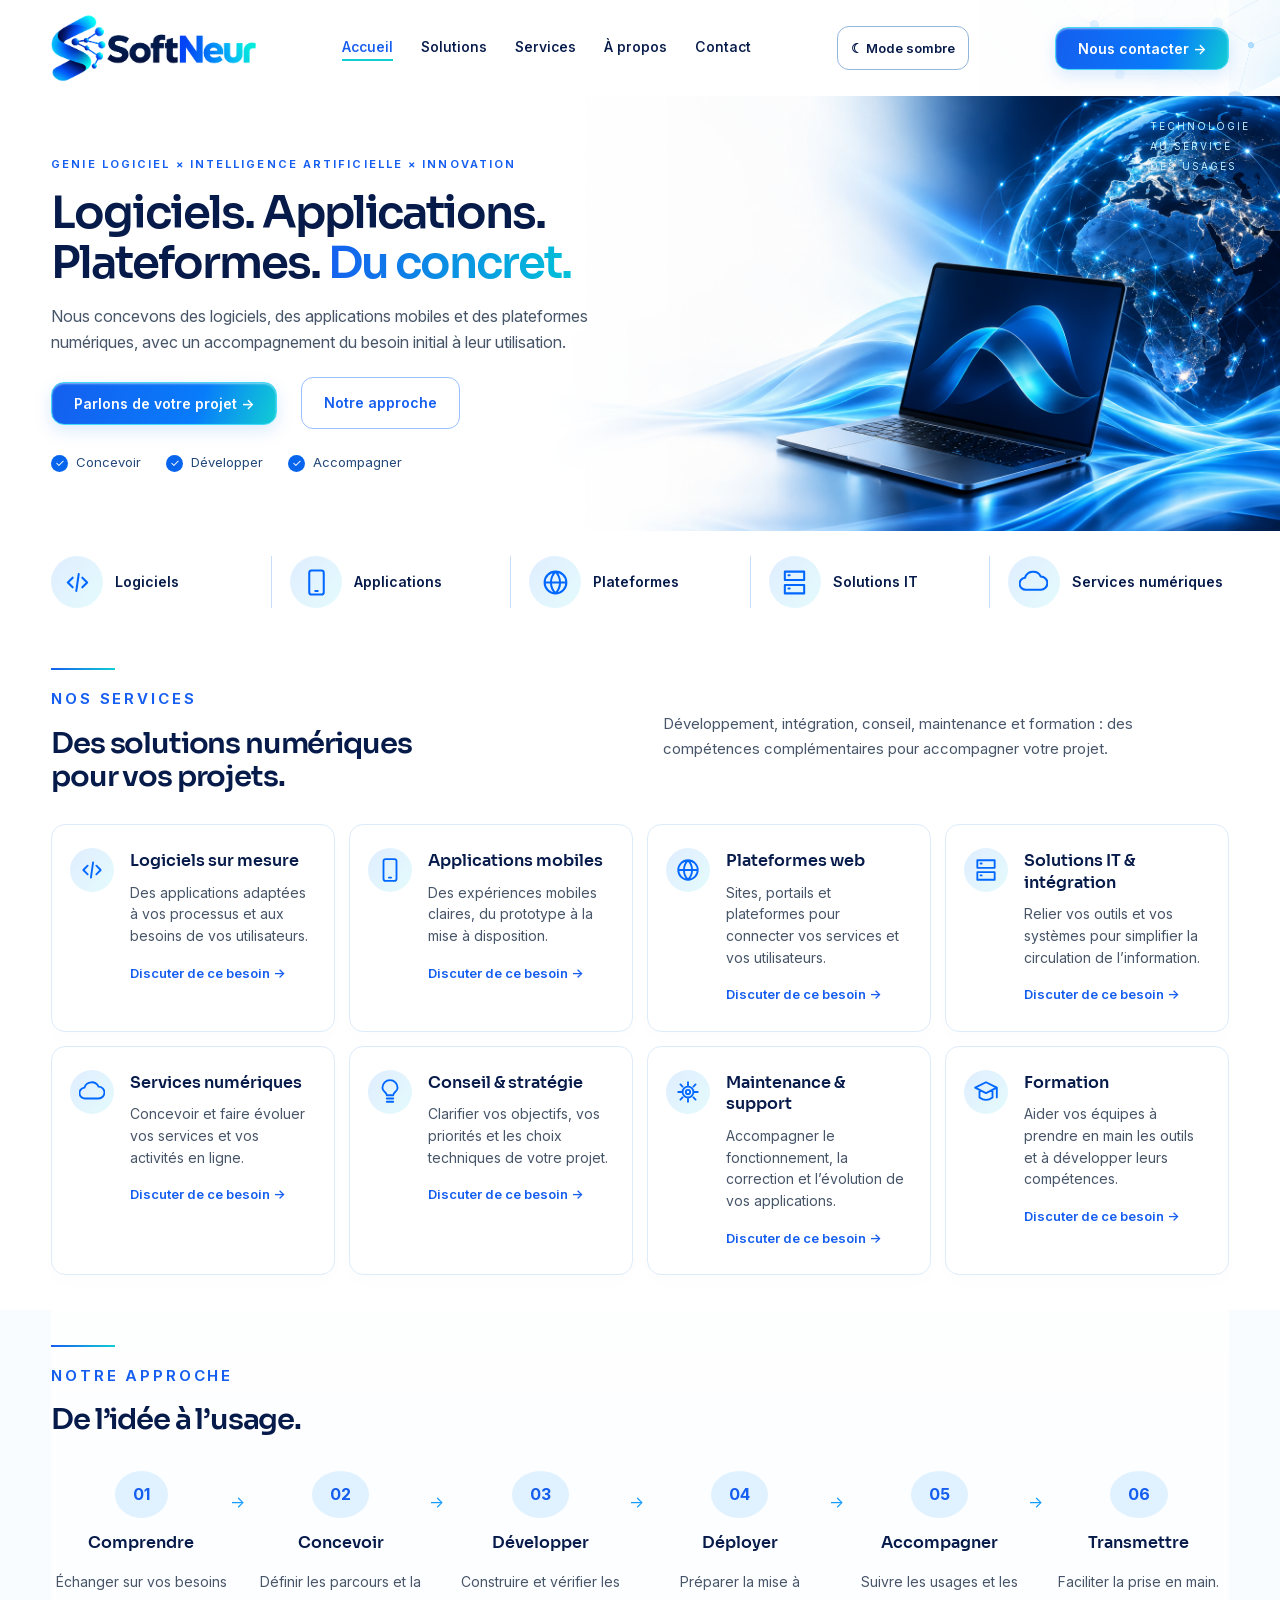
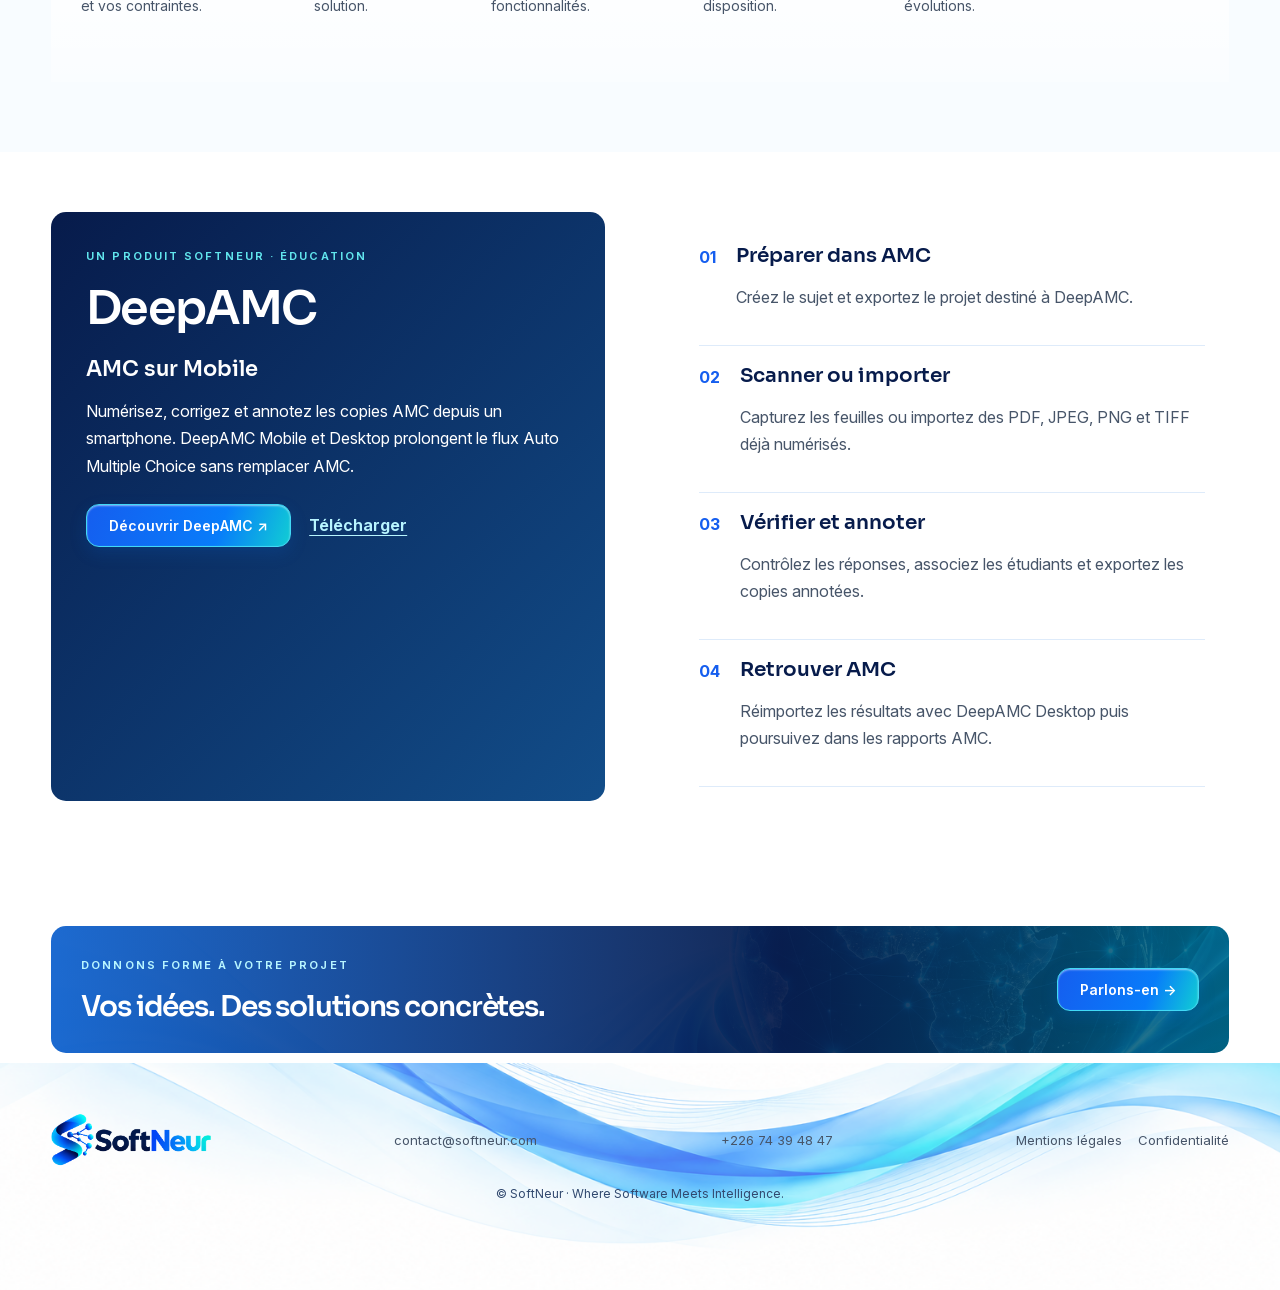
<file: site/index.html>
<!doctype html><html lang="fr"><head><meta charset="utf-8"><meta name="viewport" content="width=device-width,initial-scale=1"><title>Accueil — SoftNeur</title><meta name="description" content="SoftNeur, entreprise burkinabè de génie logiciel, applications mobiles, plateformes web et solutions numériques — Accueil."><meta name="theme-color" content="#071b4b"><link rel="canonical" href="https://softneur.com/"><meta property="og:type" content="website"><meta property="og:site_name" content="SoftNeur"><meta property="og:title" content="Accueil — SoftNeur"><meta property="og:description" content="SoftNeur, entreprise burkinabè de génie logiciel, applications mobiles, plateformes web et solutions numériques — Accueil."><meta property="og:url" content="https://softneur.com/"><link rel="stylesheet" href="assets/site.css?v=20261111c"><link rel="stylesheet" href="assets/multipage.css?v=20261111c"><script src="assets/contact.js?v=20261111c" defer></script><link rel="stylesheet" href="assets/mockup.css"><link rel="stylesheet" href="assets/brand-motifs.css"><link rel="stylesheet" href="assets/theme.css?v=20261111d"><script src="assets/theme.js?v=20261111d"></script></head><body><a class="skip" href="#contenu">Aller au contenu</a><header class="header wrap"><a href="index.html" aria-label="SoftNeur, accueil"><img class="logo" src="assets/softneur-logo-transparent.png" width="198" height="66" alt="SoftNeur"></a><nav aria-label="Navigation principale"><a href="index.html" aria-current="page">Accueil</a><a href="solutions.html">Solutions</a><a href="services.html">Services</a><a href="a-propos.html">À propos</a><a href="contact.html">Contact</a></nav><button class="theme-toggle" type="button" aria-label="Activer le mode sombre" aria-pressed="false" hidden>Mode sombre</button><a class="button" href="contact.html#message">Nous contacter →</a></header><main id="contenu"><section class="masthead "><div class="wrap mast-grid"><div><p class="eyebrow">GENIE LOGICIEL × INTELLIGENCE ARTIFICIELLE × INNOVATION</p><h1>Logiciels. Applications.<br>Plateformes. <em>Du concret.</em></h1><p class="intro">Nous concevons des logiciels, des applications mobiles et des plateformes numériques, avec un accompagnement du besoin initial à leur utilisation.</p><div class="actions"><a class="button" href="contact.html#message">Parlons de votre projet →</a><a class="outline-button" href="services.html#approche">Notre approche</a></div><div class="hero-disciplines"><span>Concevoir</span><span>Développer</span><span>Accompagner</span></div></div><div class="mast-art"><img src="assets/softneur-laptop.png" alt="" width="1254" height="1254"><span>TECHNOLOGIE<br>AU SERVICE<br>DES USAGES</span></div></div></section><div class="wrap capability-strip"><a href="services.html"><span class="service-icon" aria-hidden="true"><svg viewBox="0 0 24 24" fill="none" stroke="currentColor" stroke-width="1.7" stroke-linecap="round" stroke-linejoin="round"><path d="M8 8 4 12l4 4m8-8 4 4-4 4m-3-11-2 14"/></svg></span><span>Logiciels</span></a><a href="services.html"><span class="service-icon" aria-hidden="true"><svg viewBox="0 0 24 24" fill="none" stroke="currentColor" stroke-width="1.7" stroke-linecap="round" stroke-linejoin="round"><path d="M8 2h8a2 2 0 0 1 2 2v16a2 2 0 0 1-2 2H8a2 2 0 0 1-2-2V4a2 2 0 0 1 2-2m3 17h2"/></svg></span><span>Applications</span></a><a href="services.html"><span class="service-icon" aria-hidden="true"><svg viewBox="0 0 24 24" fill="none" stroke="currentColor" stroke-width="1.7" stroke-linecap="round" stroke-linejoin="round"><path d="M3 12h18M12 3a9 9 0 1 0 0 18 9 9 0 0 0 0-18m0 0c-5 5-5 13 0 18m0-18c5 5 5 13 0 18"/></svg></span><span>Plateformes</span></a><a href="services.html"><span class="service-icon" aria-hidden="true"><svg viewBox="0 0 24 24" fill="none" stroke="currentColor" stroke-width="1.7" stroke-linecap="round" stroke-linejoin="round"><path d="M4 3h16v7H4zm0 11h16v7H4zM7 6h1m-1 11h1"/></svg></span><span>Solutions IT</span></a><a href="services.html"><span class="service-icon" aria-hidden="true"><svg viewBox="0 0 24 24" fill="none" stroke="currentColor" stroke-width="1.7" stroke-linecap="round" stroke-linejoin="round"><path d="M6 18a5 5 0 0 1-1-10 7 7 0 0 1 13-1 5.5 5.5 0 0 1 0 11Z"/></svg></span><span>Services numériques</span></a></div><section class="wrap section"><div class="section-title"><div><p class="eyebrow">NOS SERVICES</p><h2>Des solutions numériques<br>pour vos projets.</h2></div><p>Développement, intégration, conseil, maintenance et formation : des compétences complémentaires pour accompagner votre projet.</p></div><div class="service-grid"><article class="service-card"><span class="service-icon" aria-hidden="true"><svg viewBox="0 0 24 24" fill="none" stroke="currentColor" stroke-width="1.7" stroke-linecap="round" stroke-linejoin="round"><path d="M8 8 4 12l4 4m8-8 4 4-4 4m-3-11-2 14"/></svg></span><div><h3>Logiciels sur mesure</h3><p>Des applications adaptées à vos processus et aux besoins de vos utilisateurs.</p><a href="contact.html?service=code#message">Discuter de ce besoin <span aria-hidden="true">→</span></a></div></article><article class="service-card"><span class="service-icon" aria-hidden="true"><svg viewBox="0 0 24 24" fill="none" stroke="currentColor" stroke-width="1.7" stroke-linecap="round" stroke-linejoin="round"><path d="M8 2h8a2 2 0 0 1 2 2v16a2 2 0 0 1-2 2H8a2 2 0 0 1-2-2V4a2 2 0 0 1 2-2m3 17h2"/></svg></span><div><h3>Applications mobiles</h3><p>Des expériences mobiles claires, du prototype à la mise à disposition.</p><a href="contact.html?service=mobile#message">Discuter de ce besoin <span aria-hidden="true">→</span></a></div></article><article class="service-card"><span class="service-icon" aria-hidden="true"><svg viewBox="0 0 24 24" fill="none" stroke="currentColor" stroke-width="1.7" stroke-linecap="round" stroke-linejoin="round"><path d="M3 12h18M12 3a9 9 0 1 0 0 18 9 9 0 0 0 0-18m0 0c-5 5-5 13 0 18m0-18c5 5 5 13 0 18"/></svg></span><div><h3>Plateformes web</h3><p>Sites, portails et plateformes pour connecter vos services et vos utilisateurs.</p><a href="contact.html?service=web#message">Discuter de ce besoin <span aria-hidden="true">→</span></a></div></article><article class="service-card"><span class="service-icon" aria-hidden="true"><svg viewBox="0 0 24 24" fill="none" stroke="currentColor" stroke-width="1.7" stroke-linecap="round" stroke-linejoin="round"><path d="M4 3h16v7H4zm0 11h16v7H4zM7 6h1m-1 11h1"/></svg></span><div><h3>Solutions IT & intégration</h3><p>Relier vos outils et vos systèmes pour simplifier la circulation de l’information.</p><a href="contact.html?service=systems#message">Discuter de ce besoin <span aria-hidden="true">→</span></a></div></article><article class="service-card"><span class="service-icon" aria-hidden="true"><svg viewBox="0 0 24 24" fill="none" stroke="currentColor" stroke-width="1.7" stroke-linecap="round" stroke-linejoin="round"><path d="M6 18a5 5 0 0 1-1-10 7 7 0 0 1 13-1 5.5 5.5 0 0 1 0 11Z"/></svg></span><div><h3>Services numériques</h3><p>Concevoir et faire évoluer vos services et vos activités en ligne.</p><a href="contact.html?service=cloud#message">Discuter de ce besoin <span aria-hidden="true">→</span></a></div></article><article class="service-card"><span class="service-icon" aria-hidden="true"><svg viewBox="0 0 24 24" fill="none" stroke="currentColor" stroke-width="1.7" stroke-linecap="round" stroke-linejoin="round"><path d="M9 18h6m-6 3h6m-6-6c0-3-4-3-4-7a7 7 0 0 1 14 0c0 4-4 4-4 7Z"/></svg></span><div><h3>Conseil & stratégie</h3><p>Clarifier vos objectifs, vos priorités et les choix techniques de votre projet.</p><a href="contact.html?service=idea#message">Discuter de ce besoin <span aria-hidden="true">→</span></a></div></article><article class="service-card"><span class="service-icon" aria-hidden="true"><svg viewBox="0 0 24 24" fill="none" stroke="currentColor" stroke-width="1.7" stroke-linecap="round" stroke-linejoin="round"><path d="M12 3v3m0 12v3M3 12h3m12 0h3M5 5l2 2m10 10 2 2M5 19l2-2M17 7l2-2M12 7a5 5 0 1 0 0 10 5 5 0 0 0 0-10m0 3a2 2 0 1 0 0 4 2 2 0 0 0 0-4"/></svg></span><div><h3>Maintenance & support</h3><p>Accompagner le fonctionnement, la correction et l’évolution de vos applications.</p><a href="contact.html?service=support#message">Discuter de ce besoin <span aria-hidden="true">→</span></a></div></article><article class="service-card"><span class="service-icon" aria-hidden="true"><svg viewBox="0 0 24 24" fill="none" stroke="currentColor" stroke-width="1.7" stroke-linecap="round" stroke-linejoin="round"><path d="M2 8l10-5 10 5-10 5ZM6 10v7c4 3 8 3 12 0v-7m4-2v9"/></svg></span><div><h3>Formation</h3><p>Aider vos équipes à prendre en main les outils et à développer leurs compétences.</p><a href="contact.html?service=training#message">Discuter de ce besoin <span aria-hidden="true">→</span></a></div></article></div></section><section class="pale" id="approche"><div class="wrap section"><div class="section-title"><div><p class="eyebrow">NOTRE APPROCHE</p><h2>De l’idée à l’usage.</h2></div><p></p></div><ol class="process"><li><b>01</b><h3>Comprendre</h3><p>Échanger sur vos besoins et vos contraintes.</p></li><li><b>02</b><h3>Concevoir</h3><p>Définir les parcours et la solution.</p></li><li><b>03</b><h3>Développer</h3><p>Construire et vérifier les fonctionnalités.</p></li><li><b>04</b><h3>Déployer</h3><p>Préparer la mise à disposition.</p></li><li><b>05</b><h3>Accompagner</h3><p>Suivre les usages et les évolutions.</p></li><li><b>06</b><h3>Transmettre</h3><p>Faciliter la prise en main.</p></li></ol></div></section><section class="wrap product-showcase"><div><p class="eyebrow">UN PRODUIT SOFTNEUR · ÉDUCATION</p><h2>DeepAMC</h2><h3>AMC sur Mobile</h3><p>Numérisez, corrigez et annotez les copies AMC depuis un smartphone. DeepAMC Mobile et Desktop prolongent le flux Auto Multiple Choice sans remplacer AMC.</p><div class="product-actions"><a class="button" href="https://deepamc.app/">Découvrir DeepAMC ↗</a><a class="product-link" href="https://deepamc.app/telechargements/">Télécharger</a></div></div><div class="product-steps"><article><b>01</b><div><h3>Préparer dans AMC</h3><p>Créez le sujet et exportez le projet destiné à DeepAMC.</p></div></article><article><b>02</b><div><h3>Scanner ou importer</h3><p>Capturez les feuilles ou importez des PDF, JPEG, PNG et TIFF déjà numérisés.</p></div></article><article><b>03</b><div><h3>Vérifier et annoter</h3><p>Contrôlez les réponses, associez les étudiants et exportez les copies annotées.</p></div></article><article><b>04</b><div><h3>Retrouver AMC</h3><p>Réimportez les résultats avec DeepAMC Desktop puis poursuivez dans les rapports AMC.</p></div></article></div></section></main><section class="wrap closing"><div><p class="eyebrow">DONNONS FORME À VOTRE PROJET</p><h2>Vos idées. Des solutions concrètes.</h2></div><a class="button" href="contact.html#message">Parlons-en →</a></section><footer class="wrap footer"><a href="index.html"><img class="logo" src="assets/softneur-logo-transparent.png" width="160" height="53" alt="SoftNeur"></a><a href="mailto:contact@softneur.com">contact@softneur.com</a><a href="tel:+22674394847">+226 74 39 48 47</a><nav class="legal-links" aria-label="Informations légales"><a href="mentions-legales.html">Mentions légales</a><a href="confidentialite.html">Confidentialité</a></nav><p>© SoftNeur · Where Software Meets Intelligence.</p></footer></body></html>
</file>
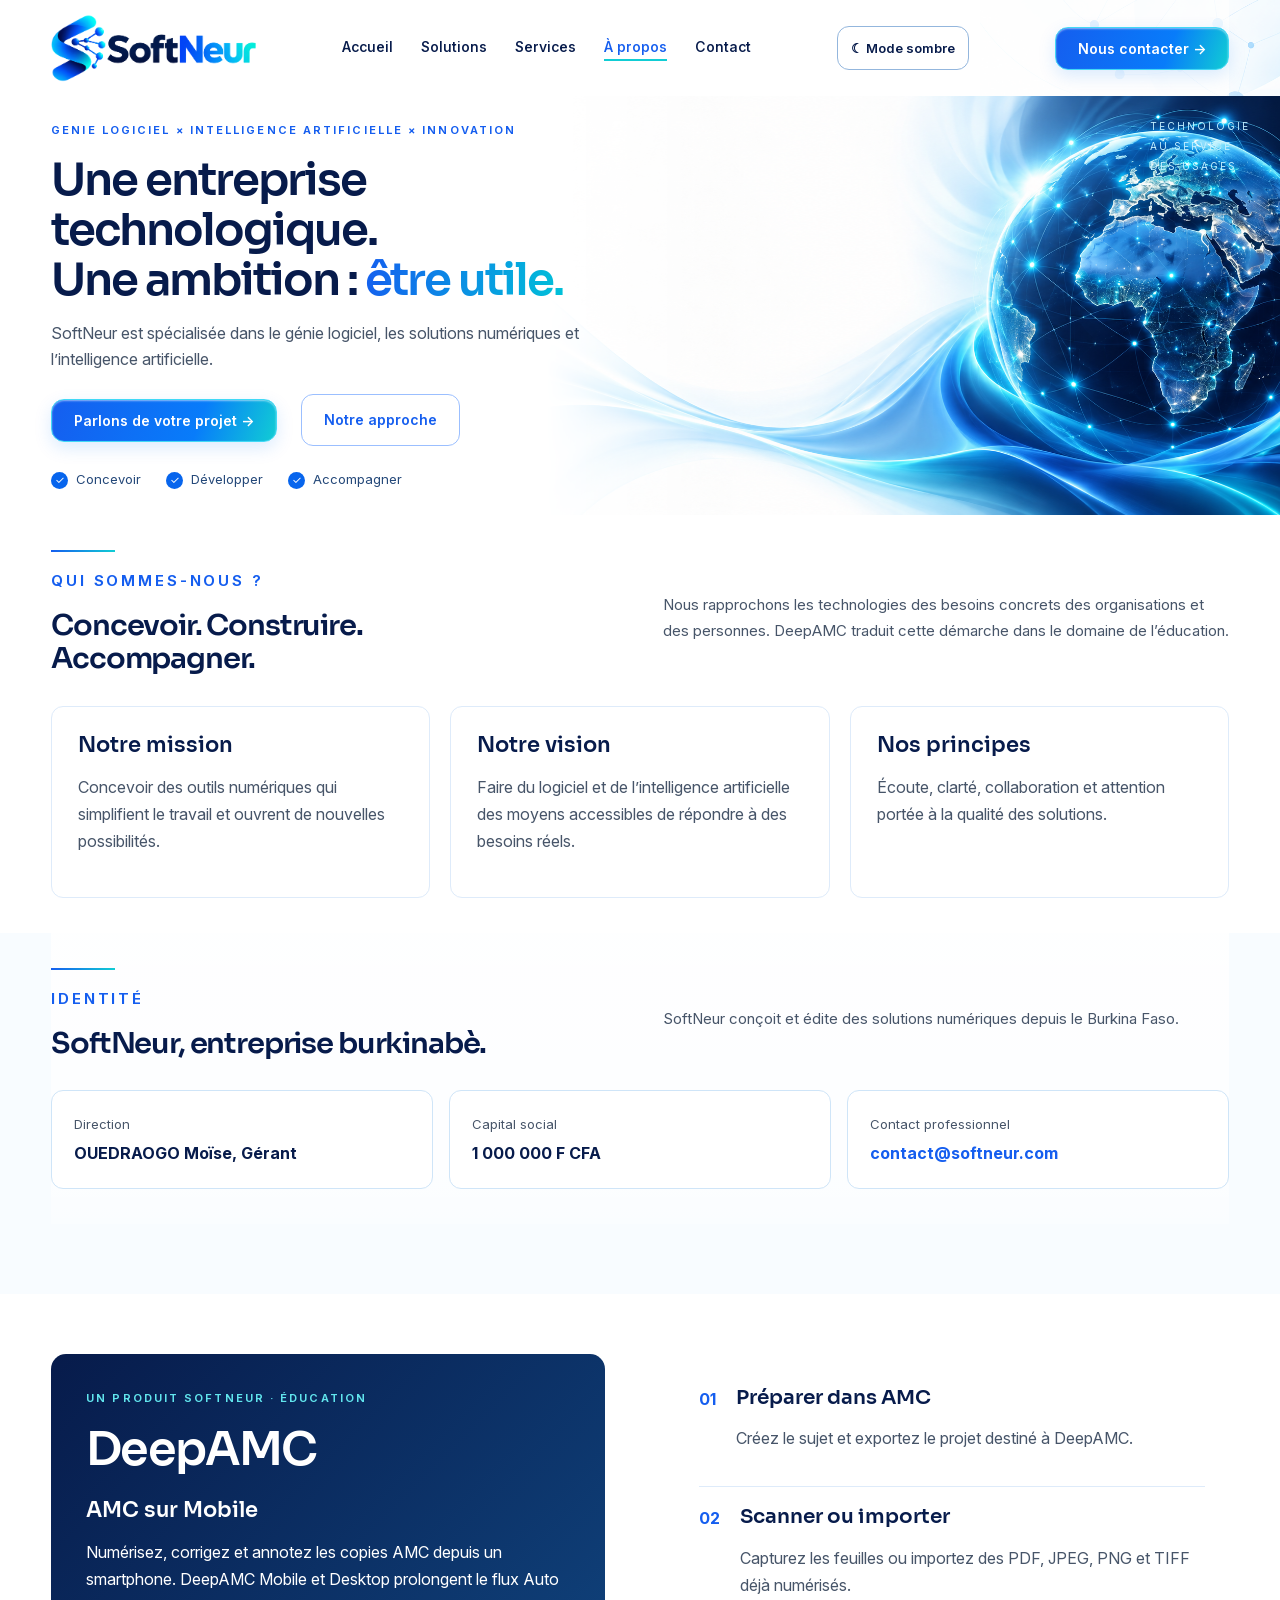
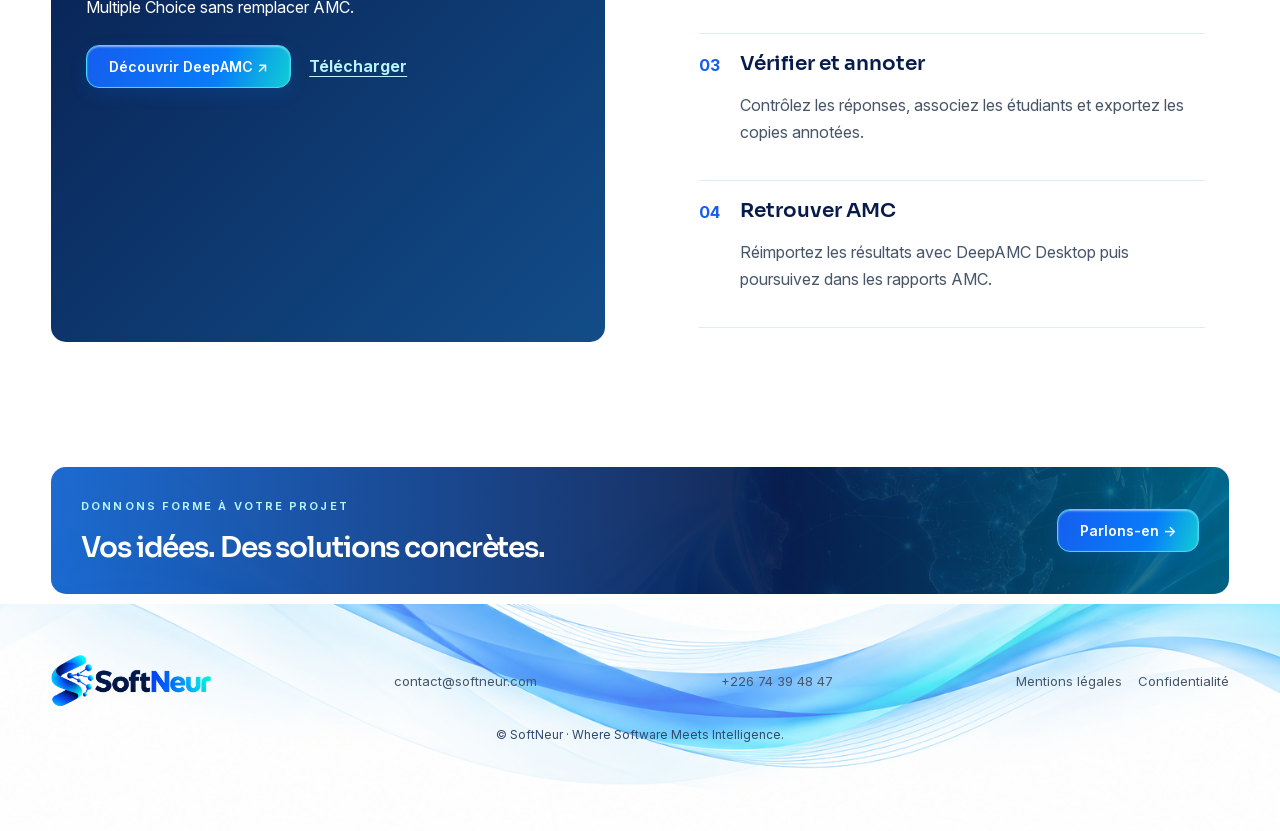
<file: site/a-propos.html>
<!doctype html><html lang="fr"><head><meta charset="utf-8"><meta name="viewport" content="width=device-width,initial-scale=1"><title>À propos — SoftNeur</title><meta name="description" content="SoftNeur, entreprise burkinabè de génie logiciel, applications mobiles, plateformes web et solutions numériques — À propos."><meta name="theme-color" content="#071b4b"><link rel="canonical" href="https://softneur.com/a-propos.html"><meta property="og:type" content="website"><meta property="og:site_name" content="SoftNeur"><meta property="og:title" content="À propos — SoftNeur"><meta property="og:description" content="SoftNeur, entreprise burkinabè de génie logiciel, applications mobiles, plateformes web et solutions numériques — À propos."><meta property="og:url" content="https://softneur.com/a-propos.html"><link rel="stylesheet" href="assets/site.css?v=20261111c"><link rel="stylesheet" href="assets/multipage.css?v=20261111c"><script src="assets/contact.js?v=20261111c" defer></script><link rel="stylesheet" href="assets/mockup.css"><link rel="stylesheet" href="assets/brand-motifs.css"><link rel="stylesheet" href="assets/theme.css?v=20261111d"><script src="assets/theme.js?v=20261111d"></script></head><body><a class="skip" href="#contenu">Aller au contenu</a><header class="header wrap"><a href="index.html" aria-label="SoftNeur, accueil"><img class="logo" src="assets/softneur-logo-transparent.png" width="198" height="66" alt="SoftNeur"></a><nav aria-label="Navigation principale"><a href="index.html">Accueil</a><a href="solutions.html">Solutions</a><a href="services.html">Services</a><a href="a-propos.html" aria-current="page">À propos</a><a href="contact.html">Contact</a></nav><button class="theme-toggle" type="button" aria-label="Activer le mode sombre" aria-pressed="false" hidden>Mode sombre</button><a class="button" href="contact.html#message">Nous contacter →</a></header><main id="contenu"><section class="masthead compact"><div class="wrap mast-grid"><div><p class="eyebrow">GENIE LOGICIEL × INTELLIGENCE ARTIFICIELLE × INNOVATION</p><h1>Une entreprise technologique.<br>Une ambition : <em>être utile.</em></h1><p class="intro">SoftNeur est spécialisée dans le génie logiciel, les solutions numériques et l’intelligence artificielle.</p><div class="actions"><a class="button" href="contact.html#message">Parlons de votre projet →</a><a class="outline-button" href="services.html#approche">Notre approche</a></div><div class="hero-disciplines"><span>Concevoir</span><span>Développer</span><span>Accompagner</span></div></div><div class="mast-art"><img src="assets/softneur-globe.png" alt="" width="1254" height="1254"><span>TECHNOLOGIE<br>AU SERVICE<br>DES USAGES</span></div></div></section><section class="wrap section"><div class="section-title"><div><p class="eyebrow">QUI SOMMES-NOUS ?</p><h2>Concevoir. Construire.<br>Accompagner.</h2></div><p>Nous rapprochons les technologies des besoins concrets des organisations et des personnes. DeepAMC traduit cette démarche dans le domaine de l’éducation.</p></div><div class="values"><article><h3>Notre mission</h3><p>Concevoir des outils numériques qui simplifient le travail et ouvrent de nouvelles possibilités.</p></article><article><h3>Notre vision</h3><p>Faire du logiciel et de l’intelligence artificielle des moyens accessibles de répondre à des besoins réels.</p></article><article><h3>Nos principes</h3><p>Écoute, clarté, collaboration et attention portée à la qualité des solutions.</p></article></div></section><section class="pale"><div class="wrap section"><div class="section-title"><div><p class="eyebrow">IDENTITÉ</p><h2>SoftNeur, entreprise burkinabè.</h2></div><p>SoftNeur conçoit et édite des solutions numériques depuis le Burkina Faso.</p></div><div class="identity-grid"><div><span>Direction</span><strong>OUEDRAOGO Moïse, Gérant</strong></div><div><span>Capital social</span><strong>1 000 000 F CFA</strong></div><div><span>Contact professionnel</span><strong><a href="mailto:contact@softneur.com">contact@softneur.com</a></strong></div></div></div></section><section class="wrap product-showcase"><div><p class="eyebrow">UN PRODUIT SOFTNEUR · ÉDUCATION</p><h2>DeepAMC</h2><h3>AMC sur Mobile</h3><p>Numérisez, corrigez et annotez les copies AMC depuis un smartphone. DeepAMC Mobile et Desktop prolongent le flux Auto Multiple Choice sans remplacer AMC.</p><div class="product-actions"><a class="button" href="https://deepamc.app/">Découvrir DeepAMC ↗</a><a class="product-link" href="https://deepamc.app/telechargements/">Télécharger</a></div></div><div class="product-steps"><article><b>01</b><div><h3>Préparer dans AMC</h3><p>Créez le sujet et exportez le projet destiné à DeepAMC.</p></div></article><article><b>02</b><div><h3>Scanner ou importer</h3><p>Capturez les feuilles ou importez des PDF, JPEG, PNG et TIFF déjà numérisés.</p></div></article><article><b>03</b><div><h3>Vérifier et annoter</h3><p>Contrôlez les réponses, associez les étudiants et exportez les copies annotées.</p></div></article><article><b>04</b><div><h3>Retrouver AMC</h3><p>Réimportez les résultats avec DeepAMC Desktop puis poursuivez dans les rapports AMC.</p></div></article></div></section></main><section class="wrap closing"><div><p class="eyebrow">DONNONS FORME À VOTRE PROJET</p><h2>Vos idées. Des solutions concrètes.</h2></div><a class="button" href="contact.html#message">Parlons-en →</a></section><footer class="wrap footer"><a href="index.html"><img class="logo" src="assets/softneur-logo-transparent.png" width="160" height="53" alt="SoftNeur"></a><a href="mailto:contact@softneur.com">contact@softneur.com</a><a href="tel:+22674394847">+226 74 39 48 47</a><nav class="legal-links" aria-label="Informations légales"><a href="mentions-legales.html">Mentions légales</a><a href="confidentialite.html">Confidentialité</a></nav><p>© SoftNeur · Where Software Meets Intelligence.</p></footer></body></html>
</file>
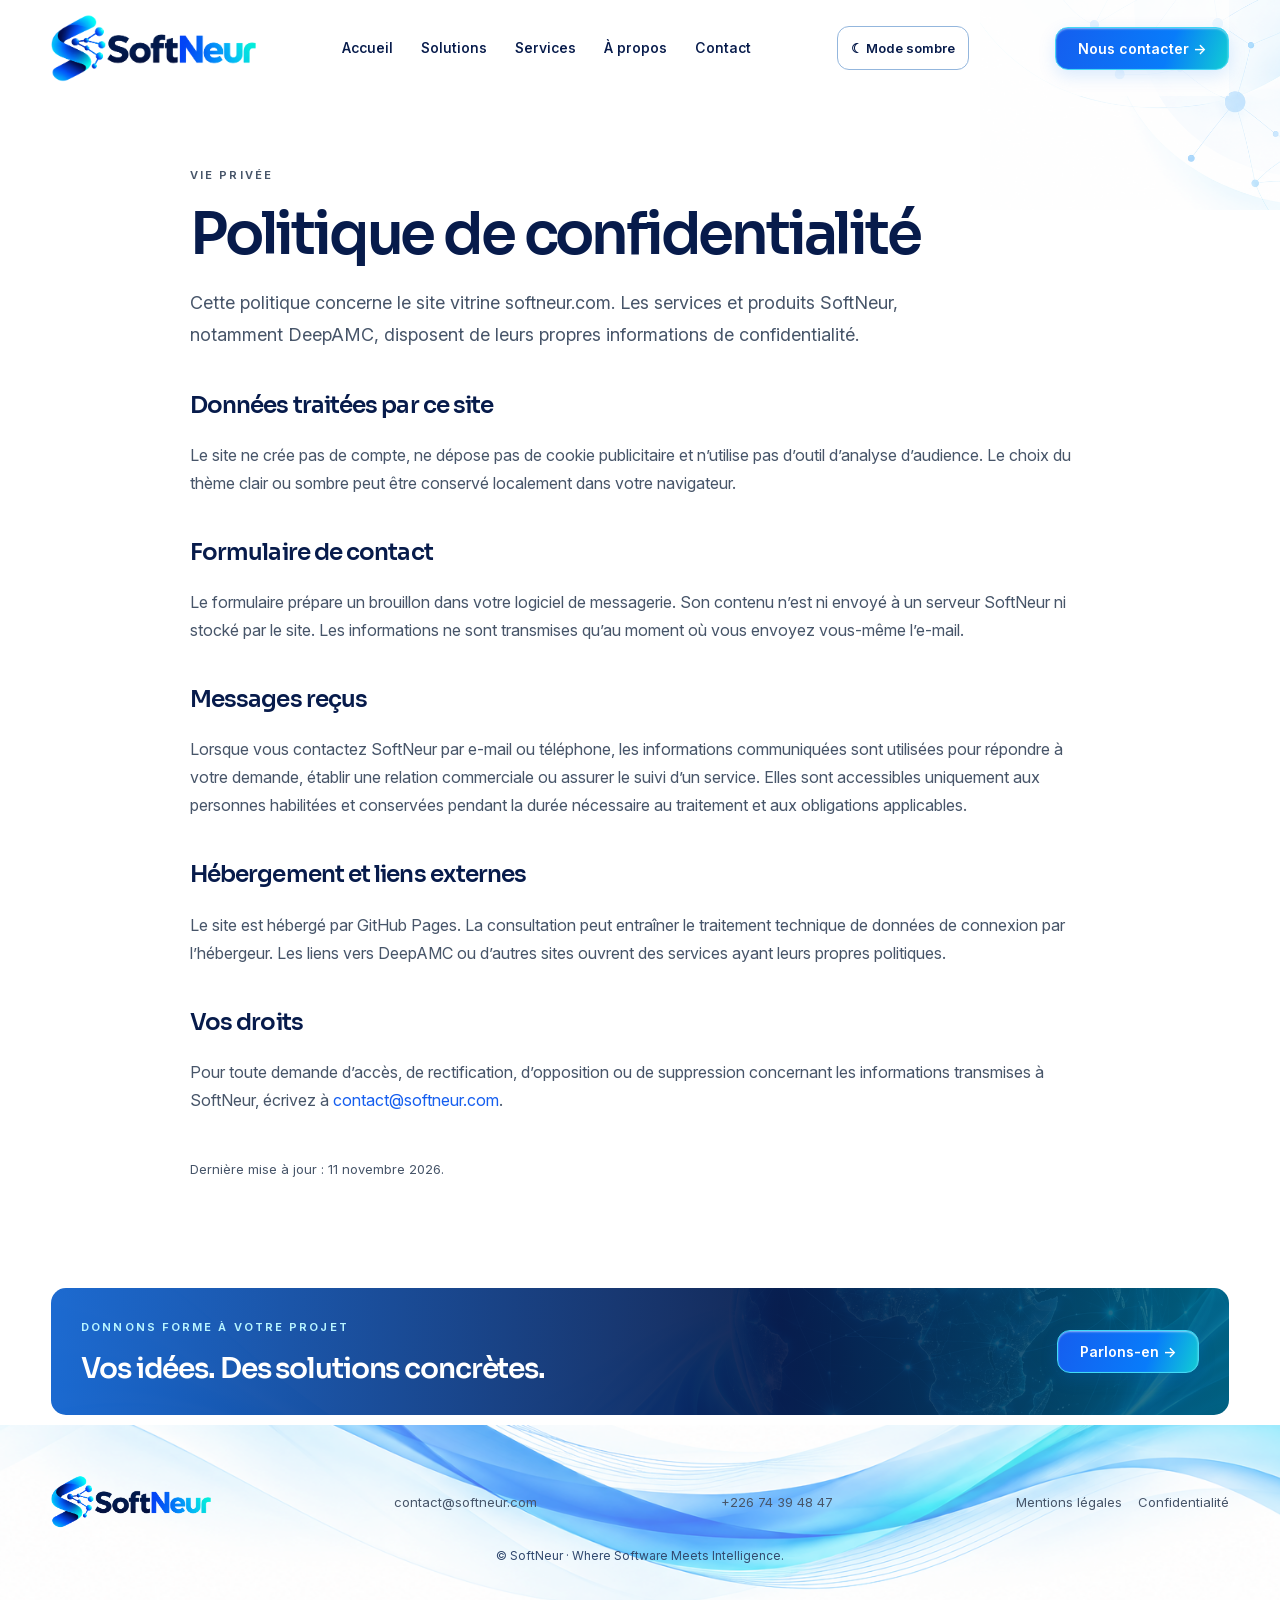
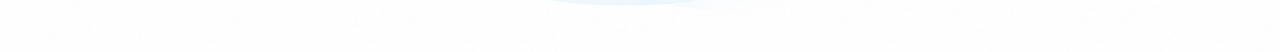
<file: site/confidentialite.html>
<!doctype html><html lang="fr"><head><meta charset="utf-8"><meta name="viewport" content="width=device-width,initial-scale=1"><title>Confidentialité — SoftNeur</title><meta name="description" content="SoftNeur, entreprise burkinabè de génie logiciel, applications mobiles, plateformes web et solutions numériques — Confidentialité."><meta name="theme-color" content="#071b4b"><link rel="canonical" href="https://softneur.com/confidentialite.html"><meta property="og:type" content="website"><meta property="og:site_name" content="SoftNeur"><meta property="og:title" content="Confidentialité — SoftNeur"><meta property="og:description" content="SoftNeur, entreprise burkinabè de génie logiciel, applications mobiles, plateformes web et solutions numériques — Confidentialité."><meta property="og:url" content="https://softneur.com/confidentialite.html"><link rel="stylesheet" href="assets/site.css?v=20261111c"><link rel="stylesheet" href="assets/multipage.css?v=20261111c"><script src="assets/contact.js?v=20261111c" defer></script><link rel="stylesheet" href="assets/mockup.css"><link rel="stylesheet" href="assets/brand-motifs.css"><link rel="stylesheet" href="assets/theme.css?v=20261111d"><script src="assets/theme.js?v=20261111d"></script></head><body><a class="skip" href="#contenu">Aller au contenu</a><header class="header wrap"><a href="index.html" aria-label="SoftNeur, accueil"><img class="logo" src="assets/softneur-logo-transparent.png" width="198" height="66" alt="SoftNeur"></a><nav aria-label="Navigation principale"><a href="index.html">Accueil</a><a href="solutions.html">Solutions</a><a href="services.html">Services</a><a href="a-propos.html">À propos</a><a href="contact.html">Contact</a></nav><button class="theme-toggle" type="button" aria-label="Activer le mode sombre" aria-pressed="false" hidden>Mode sombre</button><a class="button" href="contact.html#message">Nous contacter →</a></header><main id="contenu"><section class="wrap legal-page"><p class="eyebrow">VIE PRIVÉE</p><h1>Politique de confidentialité</h1><p class="legal-lead">Cette politique concerne le site vitrine softneur.com. Les services et produits SoftNeur, notamment DeepAMC, disposent de leurs propres informations de confidentialité.</p><h2>Données traitées par ce site</h2><p>Le site ne crée pas de compte, ne dépose pas de cookie publicitaire et n’utilise pas d’outil d’analyse d’audience. Le choix du thème clair ou sombre peut être conservé localement dans votre navigateur.</p><h2>Formulaire de contact</h2><p>Le formulaire prépare un brouillon dans votre logiciel de messagerie. Son contenu n’est ni envoyé à un serveur SoftNeur ni stocké par le site. Les informations ne sont transmises qu’au moment où vous envoyez vous-même l’e-mail.</p><h2>Messages reçus</h2><p>Lorsque vous contactez SoftNeur par e-mail ou téléphone, les informations communiquées sont utilisées pour répondre à votre demande, établir une relation commerciale ou assurer le suivi d’un service. Elles sont accessibles uniquement aux personnes habilitées et conservées pendant la durée nécessaire au traitement et aux obligations applicables.</p><h2>Hébergement et liens externes</h2><p>Le site est hébergé par GitHub Pages. La consultation peut entraîner le traitement technique de données de connexion par l’hébergeur. Les liens vers DeepAMC ou d’autres sites ouvrent des services ayant leurs propres politiques.</p><h2>Vos droits</h2><p>Pour toute demande d’accès, de rectification, d’opposition ou de suppression concernant les informations transmises à SoftNeur, écrivez à <a href="mailto:contact@softneur.com">contact@softneur.com</a>.</p><p class="legal-update">Dernière mise à jour : 11 novembre 2026.</p></section></main><section class="wrap closing"><div><p class="eyebrow">DONNONS FORME À VOTRE PROJET</p><h2>Vos idées. Des solutions concrètes.</h2></div><a class="button" href="contact.html#message">Parlons-en →</a></section><footer class="wrap footer"><a href="index.html"><img class="logo" src="assets/softneur-logo-transparent.png" width="160" height="53" alt="SoftNeur"></a><a href="mailto:contact@softneur.com">contact@softneur.com</a><a href="tel:+22674394847">+226 74 39 48 47</a><nav class="legal-links" aria-label="Informations légales"><a href="mentions-legales.html">Mentions légales</a><a href="confidentialite.html">Confidentialité</a></nav><p>© SoftNeur · Where Software Meets Intelligence.</p></footer></body></html>
</file>
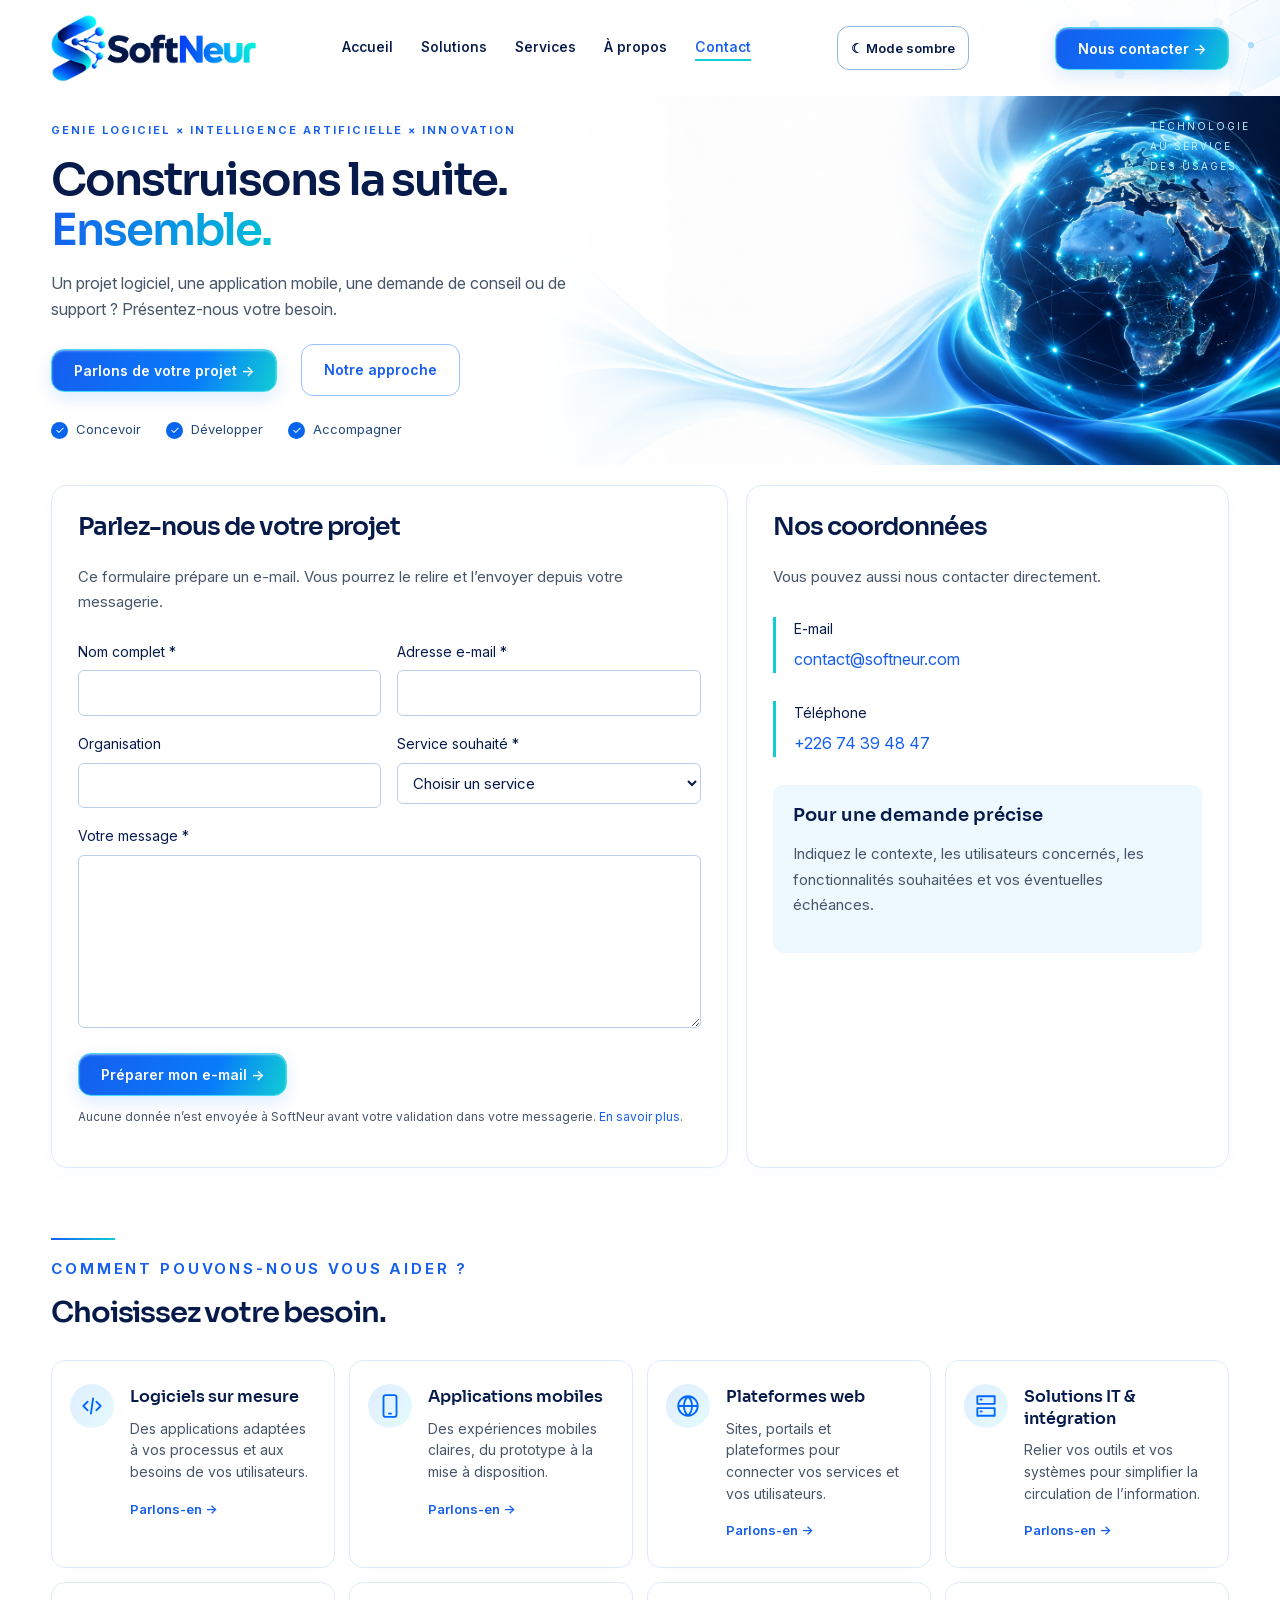
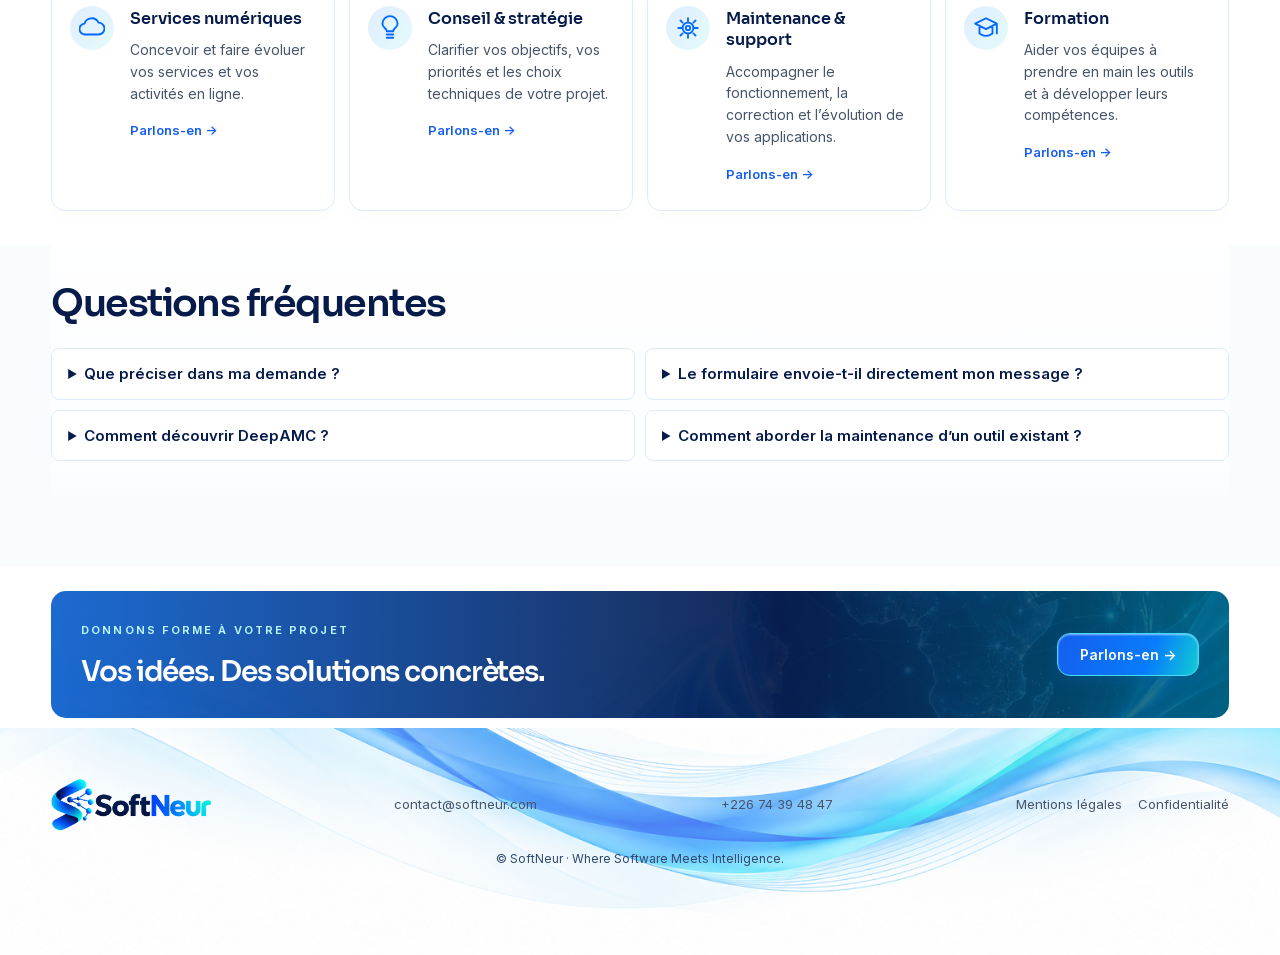
<file: site/contact.html>
<!doctype html><html lang="fr"><head><meta charset="utf-8"><meta name="viewport" content="width=device-width,initial-scale=1"><title>Contact — SoftNeur</title><meta name="description" content="SoftNeur, entreprise burkinabè de génie logiciel, applications mobiles, plateformes web et solutions numériques — Contact."><meta name="theme-color" content="#071b4b"><link rel="canonical" href="https://softneur.com/contact.html"><meta property="og:type" content="website"><meta property="og:site_name" content="SoftNeur"><meta property="og:title" content="Contact — SoftNeur"><meta property="og:description" content="SoftNeur, entreprise burkinabè de génie logiciel, applications mobiles, plateformes web et solutions numériques — Contact."><meta property="og:url" content="https://softneur.com/contact.html"><link rel="stylesheet" href="assets/site.css?v=20261111c"><link rel="stylesheet" href="assets/multipage.css?v=20261111c"><script src="assets/contact.js?v=20261111c" defer></script><link rel="stylesheet" href="assets/mockup.css"><link rel="stylesheet" href="assets/brand-motifs.css"><link rel="stylesheet" href="assets/theme.css?v=20261111d"><script src="assets/theme.js?v=20261111d"></script></head><body><a class="skip" href="#contenu">Aller au contenu</a><header class="header wrap"><a href="index.html" aria-label="SoftNeur, accueil"><img class="logo" src="assets/softneur-logo-transparent.png" width="198" height="66" alt="SoftNeur"></a><nav aria-label="Navigation principale"><a href="index.html">Accueil</a><a href="solutions.html">Solutions</a><a href="services.html">Services</a><a href="a-propos.html">À propos</a><a href="contact.html" aria-current="page">Contact</a></nav><button class="theme-toggle" type="button" aria-label="Activer le mode sombre" aria-pressed="false" hidden>Mode sombre</button><a class="button" href="contact.html#message">Nous contacter →</a></header><main id="contenu"><section class="masthead compact"><div class="wrap mast-grid"><div><p class="eyebrow">GENIE LOGICIEL × INTELLIGENCE ARTIFICIELLE × INNOVATION</p><h1>Construisons la suite.<br><em>Ensemble.</em></h1><p class="intro">Un projet logiciel, une application mobile, une demande de conseil ou de support ? Présentez-nous votre besoin.</p><div class="actions"><a class="button" href="contact.html#message">Parlons de votre projet →</a><a class="outline-button" href="services.html#approche">Notre approche</a></div><div class="hero-disciplines"><span>Concevoir</span><span>Développer</span><span>Accompagner</span></div></div><div class="mast-art"><img src="assets/softneur-globe.png" alt="" width="1254" height="1254"><span>TECHNOLOGIE<br>AU SERVICE<br>DES USAGES</span></div></div></section><section class="wrap section contact-grid" id="message"><div class="contact-card"><h2>Parlez-nous de votre projet</h2><p>Ce formulaire prépare un e-mail. Vous pourrez le relire et l’envoyer depuis votre messagerie.</p><form id="contact-form"><div class="form-grid"><label>Nom complet *<input name="name" autocomplete="name" required maxlength="120"></label><label>Adresse e-mail *<input name="email" type="email" autocomplete="email" required maxlength="200"></label><label>Organisation<input name="company" autocomplete="organization" maxlength="150"></label><label>Service souhaité *<select name="service" required><option value="">Choisir un service</option><option value="code">Logiciels sur mesure</option><option value="mobile">Applications mobiles</option><option value="web">Plateformes web</option><option value="systems">Solutions IT &amp; intégration</option><option value="cloud">Services numériques</option><option value="idea">Conseil &amp; stratégie</option><option value="support">Maintenance &amp; support</option><option value="training">Formation</option><option value="other">Autre demande</option></select></label><label class="full">Votre message *<textarea name="message" rows="6" required maxlength="3000"></textarea></label></div><button class="button" type="submit">Préparer mon e-mail →</button><p class="privacy-note">Aucune donnée n’est envoyée à SoftNeur avant votre validation dans votre messagerie. <a href="confidentialite.html">En savoir plus</a>.</p><p id="form-status" role="status"></p><button type="button" class="copy-button" id="copy-message" hidden>Copier le message</button></form></div><aside class="contact-card"><h2>Nos coordonnées</h2><p>Vous pouvez aussi nous contacter directement.</p><div class="contact-line"><span>E-mail</span><a href="mailto:contact@softneur.com">contact@softneur.com</a></div><div class="contact-line"><span>Téléphone</span><a href="tel:+22674394847">+226 74 39 48 47</a></div><div class="contact-note"><h3>Pour une demande précise</h3><p>Indiquez le contexte, les utilisateurs concernés, les fonctionnalités souhaitées et vos éventuelles échéances.</p></div></aside></section><section class="wrap section"><div class="section-title"><div><p class="eyebrow">COMMENT POUVONS-NOUS VOUS AIDER ?</p><h2>Choisissez votre besoin.</h2></div><p></p></div><div class="service-grid"><article class="service-card"><span class="service-icon" aria-hidden="true"><svg viewBox="0 0 24 24" fill="none" stroke="currentColor" stroke-width="1.7" stroke-linecap="round" stroke-linejoin="round"><path d="M8 8 4 12l4 4m8-8 4 4-4 4m-3-11-2 14"/></svg></span><div><h3>Logiciels sur mesure</h3><p>Des applications adaptées à vos processus et aux besoins de vos utilisateurs.</p><a href="contact.html?service=code#message">Parlons-en <span aria-hidden="true">→</span></a></div></article><article class="service-card"><span class="service-icon" aria-hidden="true"><svg viewBox="0 0 24 24" fill="none" stroke="currentColor" stroke-width="1.7" stroke-linecap="round" stroke-linejoin="round"><path d="M8 2h8a2 2 0 0 1 2 2v16a2 2 0 0 1-2 2H8a2 2 0 0 1-2-2V4a2 2 0 0 1 2-2m3 17h2"/></svg></span><div><h3>Applications mobiles</h3><p>Des expériences mobiles claires, du prototype à la mise à disposition.</p><a href="contact.html?service=mobile#message">Parlons-en <span aria-hidden="true">→</span></a></div></article><article class="service-card"><span class="service-icon" aria-hidden="true"><svg viewBox="0 0 24 24" fill="none" stroke="currentColor" stroke-width="1.7" stroke-linecap="round" stroke-linejoin="round"><path d="M3 12h18M12 3a9 9 0 1 0 0 18 9 9 0 0 0 0-18m0 0c-5 5-5 13 0 18m0-18c5 5 5 13 0 18"/></svg></span><div><h3>Plateformes web</h3><p>Sites, portails et plateformes pour connecter vos services et vos utilisateurs.</p><a href="contact.html?service=web#message">Parlons-en <span aria-hidden="true">→</span></a></div></article><article class="service-card"><span class="service-icon" aria-hidden="true"><svg viewBox="0 0 24 24" fill="none" stroke="currentColor" stroke-width="1.7" stroke-linecap="round" stroke-linejoin="round"><path d="M4 3h16v7H4zm0 11h16v7H4zM7 6h1m-1 11h1"/></svg></span><div><h3>Solutions IT & intégration</h3><p>Relier vos outils et vos systèmes pour simplifier la circulation de l’information.</p><a href="contact.html?service=systems#message">Parlons-en <span aria-hidden="true">→</span></a></div></article><article class="service-card"><span class="service-icon" aria-hidden="true"><svg viewBox="0 0 24 24" fill="none" stroke="currentColor" stroke-width="1.7" stroke-linecap="round" stroke-linejoin="round"><path d="M6 18a5 5 0 0 1-1-10 7 7 0 0 1 13-1 5.5 5.5 0 0 1 0 11Z"/></svg></span><div><h3>Services numériques</h3><p>Concevoir et faire évoluer vos services et vos activités en ligne.</p><a href="contact.html?service=cloud#message">Parlons-en <span aria-hidden="true">→</span></a></div></article><article class="service-card"><span class="service-icon" aria-hidden="true"><svg viewBox="0 0 24 24" fill="none" stroke="currentColor" stroke-width="1.7" stroke-linecap="round" stroke-linejoin="round"><path d="M9 18h6m-6 3h6m-6-6c0-3-4-3-4-7a7 7 0 0 1 14 0c0 4-4 4-4 7Z"/></svg></span><div><h3>Conseil & stratégie</h3><p>Clarifier vos objectifs, vos priorités et les choix techniques de votre projet.</p><a href="contact.html?service=idea#message">Parlons-en <span aria-hidden="true">→</span></a></div></article><article class="service-card"><span class="service-icon" aria-hidden="true"><svg viewBox="0 0 24 24" fill="none" stroke="currentColor" stroke-width="1.7" stroke-linecap="round" stroke-linejoin="round"><path d="M12 3v3m0 12v3M3 12h3m12 0h3M5 5l2 2m10 10 2 2M5 19l2-2M17 7l2-2M12 7a5 5 0 1 0 0 10 5 5 0 0 0 0-10m0 3a2 2 0 1 0 0 4 2 2 0 0 0 0-4"/></svg></span><div><h3>Maintenance & support</h3><p>Accompagner le fonctionnement, la correction et l’évolution de vos applications.</p><a href="contact.html?service=support#message">Parlons-en <span aria-hidden="true">→</span></a></div></article><article class="service-card"><span class="service-icon" aria-hidden="true"><svg viewBox="0 0 24 24" fill="none" stroke="currentColor" stroke-width="1.7" stroke-linecap="round" stroke-linejoin="round"><path d="M2 8l10-5 10 5-10 5ZM6 10v7c4 3 8 3 12 0v-7m4-2v9"/></svg></span><div><h3>Formation</h3><p>Aider vos équipes à prendre en main les outils et à développer leurs compétences.</p><a href="contact.html?service=training#message">Parlons-en <span aria-hidden="true">→</span></a></div></article></div></section><section class="pale"><div class="wrap section"><h2>Questions fréquentes</h2><div class="faq"><details><summary>Que préciser dans ma demande ?</summary><p>Votre objectif, le problème rencontré, les utilisateurs, les contraintes et les documents utiles pour comprendre votre projet.</p></details><details><summary>Le formulaire envoie-t-il directement mon message ?</summary><p>Non. Il ouvre votre messagerie avec un brouillon. L’envoi se fait depuis celle-ci. Si elle ne s’ouvre pas, copiez le message et écrivez directement à contact@softneur.com.</p></details><details><summary>Comment découvrir DeepAMC ?</summary><p>Consultez <a href="https://deepamc.app/">le site DeepAMC</a> pour découvrir le produit et ses téléchargements.</p></details><details><summary>Comment aborder la maintenance d’un outil existant ?</summary><p>Décrivez votre application, les technologies utilisées si vous les connaissez et les difficultés ou évolutions souhaitées.</p></details></div></div></section></main><section class="wrap closing"><div><p class="eyebrow">DONNONS FORME À VOTRE PROJET</p><h2>Vos idées. Des solutions concrètes.</h2></div><a class="button" href="contact.html#message">Parlons-en →</a></section><footer class="wrap footer"><a href="index.html"><img class="logo" src="assets/softneur-logo-transparent.png" width="160" height="53" alt="SoftNeur"></a><a href="mailto:contact@softneur.com">contact@softneur.com</a><a href="tel:+22674394847">+226 74 39 48 47</a><nav class="legal-links" aria-label="Informations légales"><a href="mentions-legales.html">Mentions légales</a><a href="confidentialite.html">Confidentialité</a></nav><p>© SoftNeur · Where Software Meets Intelligence.</p></footer></body></html>
</file>
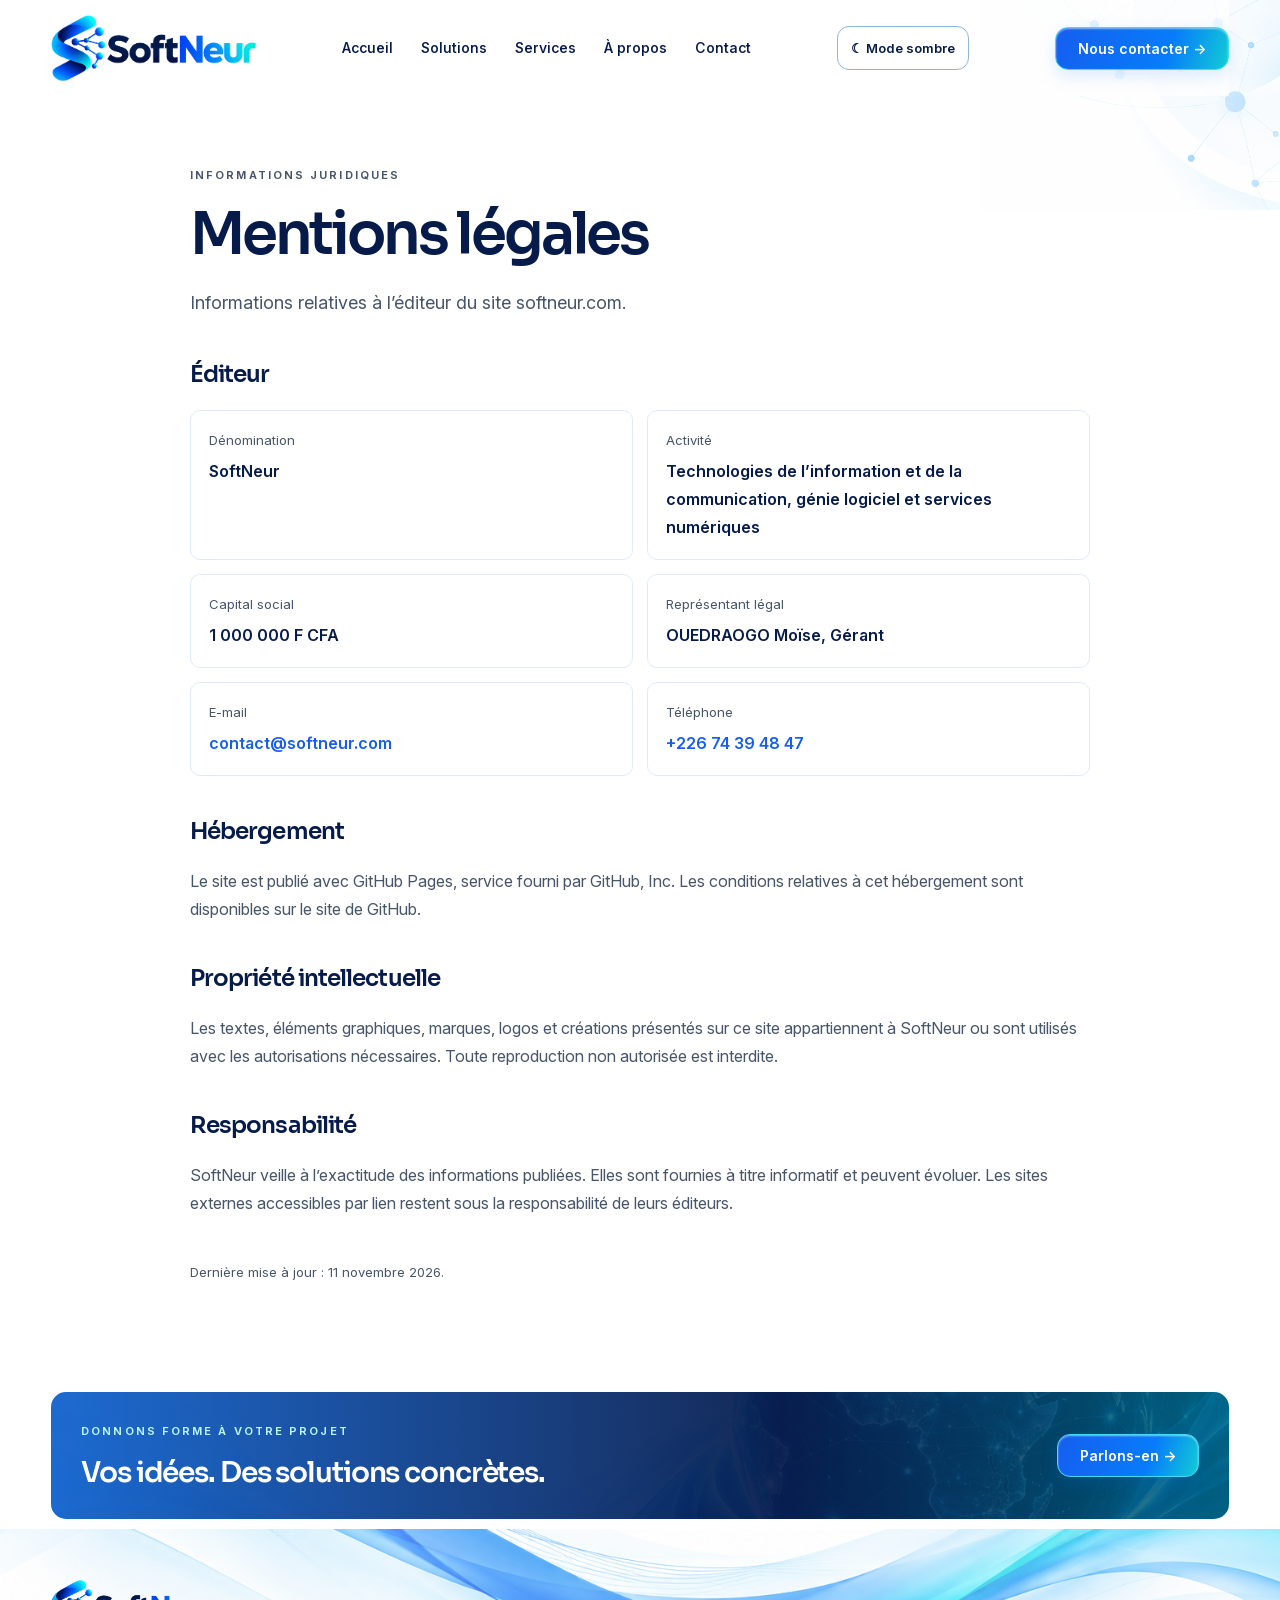
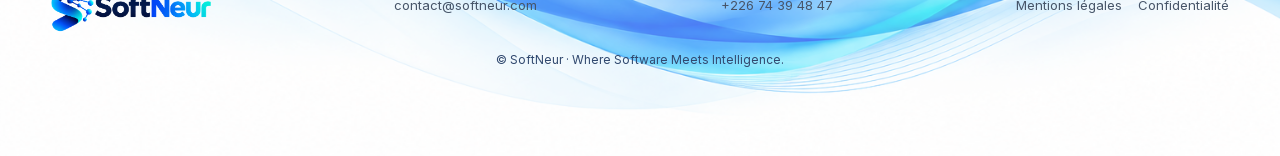
<file: site/mentions-legales.html>
<!doctype html><html lang="fr"><head><meta charset="utf-8"><meta name="viewport" content="width=device-width,initial-scale=1"><title>Mentions légales — SoftNeur</title><meta name="description" content="SoftNeur, entreprise burkinabè de génie logiciel, applications mobiles, plateformes web et solutions numériques — Mentions légales."><meta name="theme-color" content="#071b4b"><link rel="canonical" href="https://softneur.com/mentions-legales.html"><meta property="og:type" content="website"><meta property="og:site_name" content="SoftNeur"><meta property="og:title" content="Mentions légales — SoftNeur"><meta property="og:description" content="SoftNeur, entreprise burkinabè de génie logiciel, applications mobiles, plateformes web et solutions numériques — Mentions légales."><meta property="og:url" content="https://softneur.com/mentions-legales.html"><link rel="stylesheet" href="assets/site.css?v=20261111c"><link rel="stylesheet" href="assets/multipage.css?v=20261111c"><script src="assets/contact.js?v=20261111c" defer></script><link rel="stylesheet" href="assets/mockup.css"><link rel="stylesheet" href="assets/brand-motifs.css"><link rel="stylesheet" href="assets/theme.css?v=20261111d"><script src="assets/theme.js?v=20261111d"></script></head><body><a class="skip" href="#contenu">Aller au contenu</a><header class="header wrap"><a href="index.html" aria-label="SoftNeur, accueil"><img class="logo" src="assets/softneur-logo-transparent.png" width="198" height="66" alt="SoftNeur"></a><nav aria-label="Navigation principale"><a href="index.html">Accueil</a><a href="solutions.html">Solutions</a><a href="services.html">Services</a><a href="a-propos.html">À propos</a><a href="contact.html">Contact</a></nav><button class="theme-toggle" type="button" aria-label="Activer le mode sombre" aria-pressed="false" hidden>Mode sombre</button><a class="button" href="contact.html#message">Nous contacter →</a></header><main id="contenu"><section class="wrap legal-page"><p class="eyebrow">INFORMATIONS JURIDIQUES</p><h1>Mentions légales</h1><p class="legal-lead">Informations relatives à l’éditeur du site softneur.com.</p><h2>Éditeur</h2><dl><div><dt>Dénomination</dt><dd>SoftNeur</dd></div><div><dt>Activité</dt><dd>Technologies de l’information et de la communication, génie logiciel et services numériques</dd></div><div><dt>Capital social</dt><dd>1 000 000 F CFA</dd></div><div><dt>Représentant légal</dt><dd>OUEDRAOGO Moïse, Gérant</dd></div><div><dt>E-mail</dt><dd><a href="mailto:contact@softneur.com">contact@softneur.com</a></dd></div><div><dt>Téléphone</dt><dd><a href="tel:+22674394847">+226 74 39 48 47</a></dd></div></dl><h2>Hébergement</h2><p>Le site est publié avec GitHub Pages, service fourni par GitHub, Inc. Les conditions relatives à cet hébergement sont disponibles sur le site de GitHub.</p><h2>Propriété intellectuelle</h2><p>Les textes, éléments graphiques, marques, logos et créations présentés sur ce site appartiennent à SoftNeur ou sont utilisés avec les autorisations nécessaires. Toute reproduction non autorisée est interdite.</p><h2>Responsabilité</h2><p>SoftNeur veille à l’exactitude des informations publiées. Elles sont fournies à titre informatif et peuvent évoluer. Les sites externes accessibles par lien restent sous la responsabilité de leurs éditeurs.</p><p class="legal-update">Dernière mise à jour : 11 novembre 2026.</p></section></main><section class="wrap closing"><div><p class="eyebrow">DONNONS FORME À VOTRE PROJET</p><h2>Vos idées. Des solutions concrètes.</h2></div><a class="button" href="contact.html#message">Parlons-en →</a></section><footer class="wrap footer"><a href="index.html"><img class="logo" src="assets/softneur-logo-transparent.png" width="160" height="53" alt="SoftNeur"></a><a href="mailto:contact@softneur.com">contact@softneur.com</a><a href="tel:+22674394847">+226 74 39 48 47</a><nav class="legal-links" aria-label="Informations légales"><a href="mentions-legales.html">Mentions légales</a><a href="confidentialite.html">Confidentialité</a></nav><p>© SoftNeur · Where Software Meets Intelligence.</p></footer></body></html>
</file>
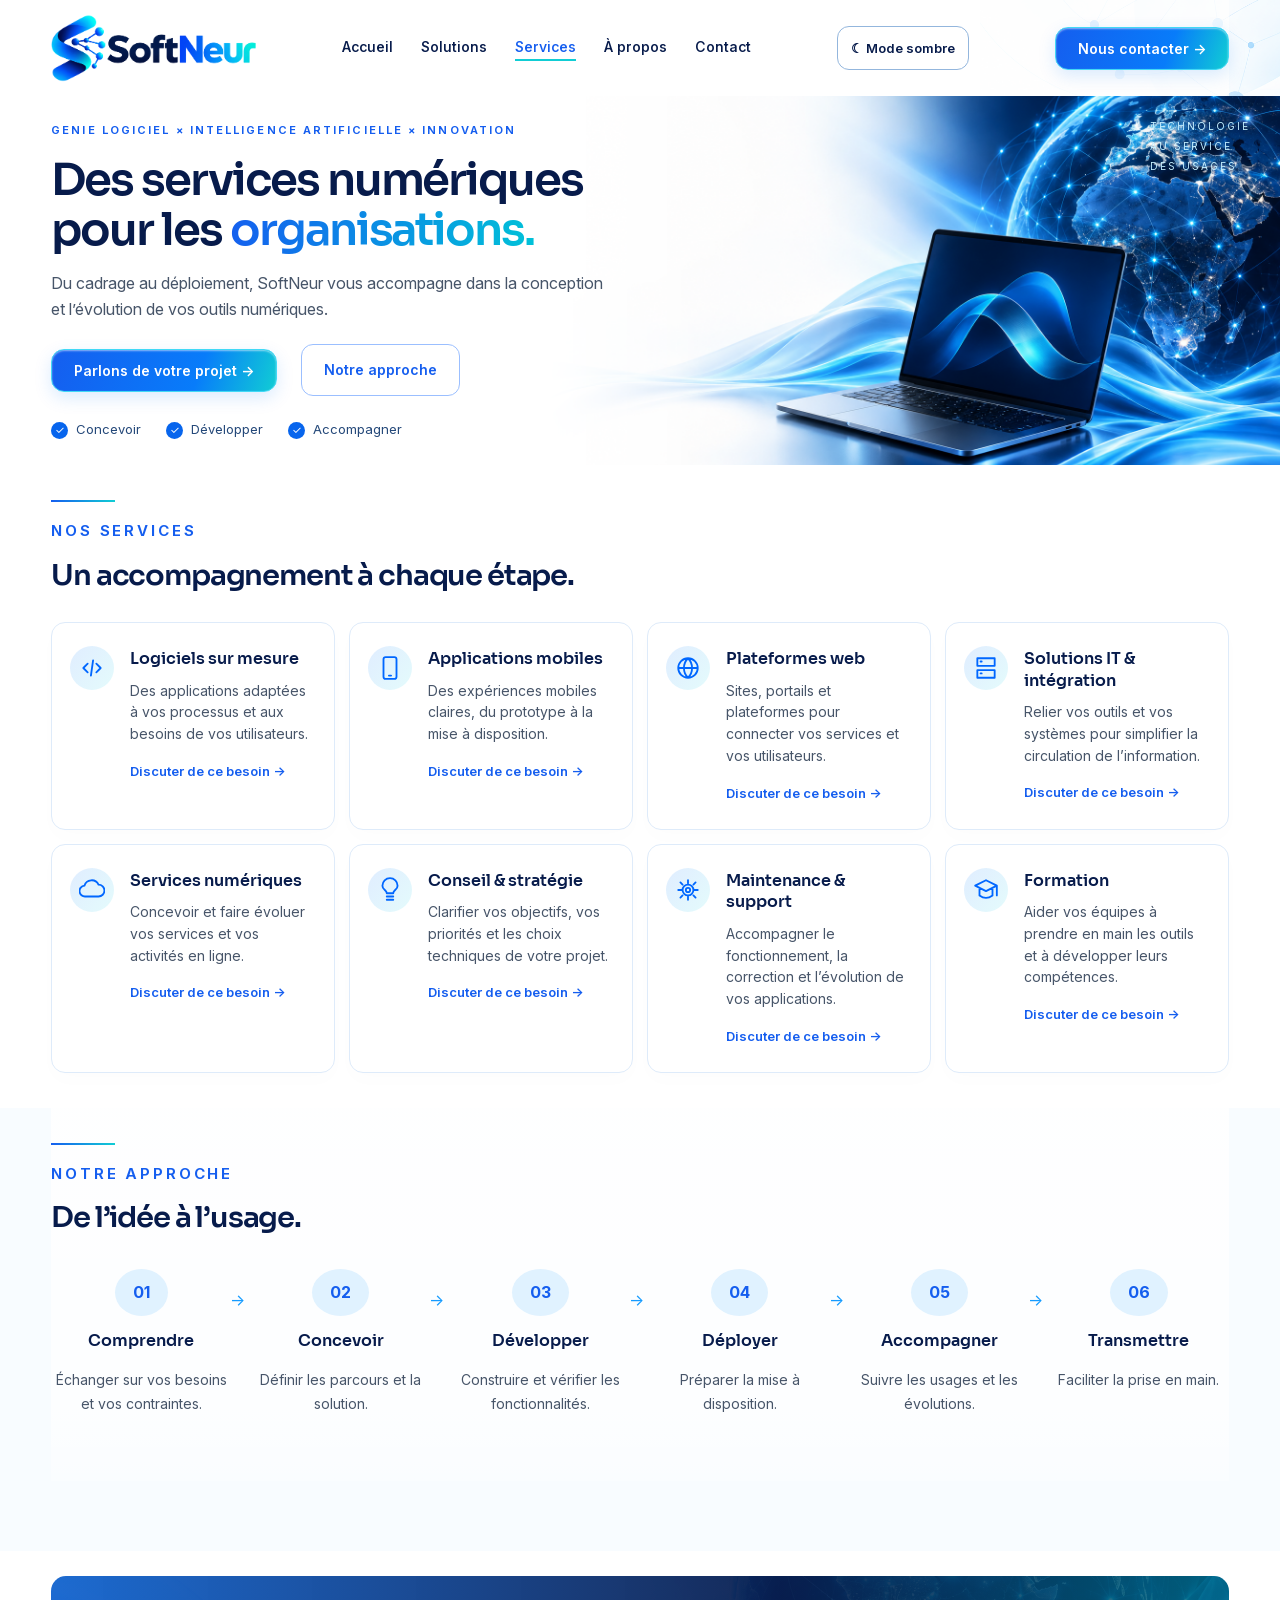
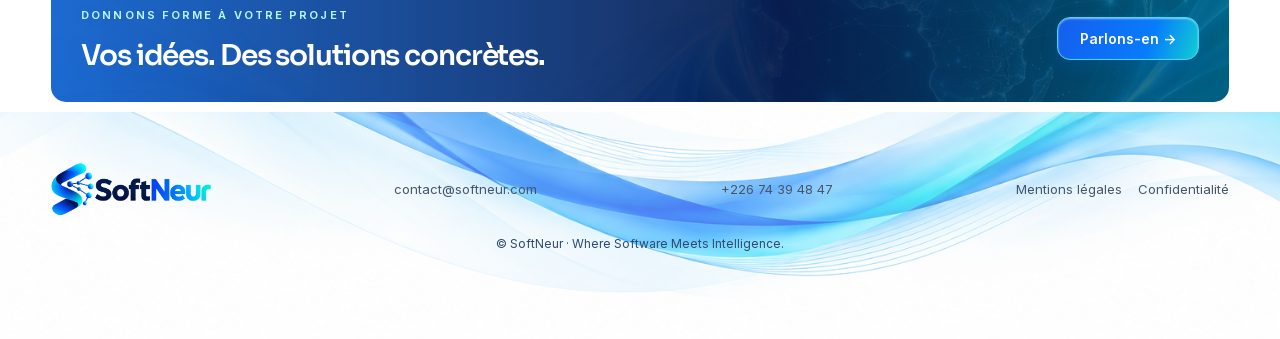
<file: site/services.html>
<!doctype html><html lang="fr"><head><meta charset="utf-8"><meta name="viewport" content="width=device-width,initial-scale=1"><title>Services — SoftNeur</title><meta name="description" content="SoftNeur, entreprise burkinabè de génie logiciel, applications mobiles, plateformes web et solutions numériques — Services."><meta name="theme-color" content="#071b4b"><link rel="canonical" href="https://softneur.com/services.html"><meta property="og:type" content="website"><meta property="og:site_name" content="SoftNeur"><meta property="og:title" content="Services — SoftNeur"><meta property="og:description" content="SoftNeur, entreprise burkinabè de génie logiciel, applications mobiles, plateformes web et solutions numériques — Services."><meta property="og:url" content="https://softneur.com/services.html"><link rel="stylesheet" href="assets/site.css?v=20261111c"><link rel="stylesheet" href="assets/multipage.css?v=20261111c"><script src="assets/contact.js?v=20261111c" defer></script><link rel="stylesheet" href="assets/mockup.css"><link rel="stylesheet" href="assets/brand-motifs.css"><link rel="stylesheet" href="assets/theme.css?v=20261111d"><script src="assets/theme.js?v=20261111d"></script></head><body><a class="skip" href="#contenu">Aller au contenu</a><header class="header wrap"><a href="index.html" aria-label="SoftNeur, accueil"><img class="logo" src="assets/softneur-logo-transparent.png" width="198" height="66" alt="SoftNeur"></a><nav aria-label="Navigation principale"><a href="index.html">Accueil</a><a href="solutions.html">Solutions</a><a href="services.html" aria-current="page">Services</a><a href="a-propos.html">À propos</a><a href="contact.html">Contact</a></nav><button class="theme-toggle" type="button" aria-label="Activer le mode sombre" aria-pressed="false" hidden>Mode sombre</button><a class="button" href="contact.html#message">Nous contacter →</a></header><main id="contenu"><section class="masthead compact"><div class="wrap mast-grid"><div><p class="eyebrow">GENIE LOGICIEL × INTELLIGENCE ARTIFICIELLE × INNOVATION</p><h1>Des services numériques<br>pour les <em>organisations.</em></h1><p class="intro">Du cadrage au déploiement, SoftNeur vous accompagne dans la conception et l’évolution de vos outils numériques.</p><div class="actions"><a class="button" href="contact.html#message">Parlons de votre projet →</a><a class="outline-button" href="services.html#approche">Notre approche</a></div><div class="hero-disciplines"><span>Concevoir</span><span>Développer</span><span>Accompagner</span></div></div><div class="mast-art"><img src="assets/softneur-laptop.png" alt="" width="1254" height="1254"><span>TECHNOLOGIE<br>AU SERVICE<br>DES USAGES</span></div></div></section><section class="wrap section"><div class="section-title"><div><p class="eyebrow">NOS SERVICES</p><h2>Un accompagnement à chaque étape.</h2></div><p></p></div><div class="service-grid"><article class="service-card"><span class="service-icon" aria-hidden="true"><svg viewBox="0 0 24 24" fill="none" stroke="currentColor" stroke-width="1.7" stroke-linecap="round" stroke-linejoin="round"><path d="M8 8 4 12l4 4m8-8 4 4-4 4m-3-11-2 14"/></svg></span><div><h3>Logiciels sur mesure</h3><p>Des applications adaptées à vos processus et aux besoins de vos utilisateurs.</p><a href="contact.html?service=code#message">Discuter de ce besoin <span aria-hidden="true">→</span></a></div></article><article class="service-card"><span class="service-icon" aria-hidden="true"><svg viewBox="0 0 24 24" fill="none" stroke="currentColor" stroke-width="1.7" stroke-linecap="round" stroke-linejoin="round"><path d="M8 2h8a2 2 0 0 1 2 2v16a2 2 0 0 1-2 2H8a2 2 0 0 1-2-2V4a2 2 0 0 1 2-2m3 17h2"/></svg></span><div><h3>Applications mobiles</h3><p>Des expériences mobiles claires, du prototype à la mise à disposition.</p><a href="contact.html?service=mobile#message">Discuter de ce besoin <span aria-hidden="true">→</span></a></div></article><article class="service-card"><span class="service-icon" aria-hidden="true"><svg viewBox="0 0 24 24" fill="none" stroke="currentColor" stroke-width="1.7" stroke-linecap="round" stroke-linejoin="round"><path d="M3 12h18M12 3a9 9 0 1 0 0 18 9 9 0 0 0 0-18m0 0c-5 5-5 13 0 18m0-18c5 5 5 13 0 18"/></svg></span><div><h3>Plateformes web</h3><p>Sites, portails et plateformes pour connecter vos services et vos utilisateurs.</p><a href="contact.html?service=web#message">Discuter de ce besoin <span aria-hidden="true">→</span></a></div></article><article class="service-card"><span class="service-icon" aria-hidden="true"><svg viewBox="0 0 24 24" fill="none" stroke="currentColor" stroke-width="1.7" stroke-linecap="round" stroke-linejoin="round"><path d="M4 3h16v7H4zm0 11h16v7H4zM7 6h1m-1 11h1"/></svg></span><div><h3>Solutions IT & intégration</h3><p>Relier vos outils et vos systèmes pour simplifier la circulation de l’information.</p><a href="contact.html?service=systems#message">Discuter de ce besoin <span aria-hidden="true">→</span></a></div></article><article class="service-card"><span class="service-icon" aria-hidden="true"><svg viewBox="0 0 24 24" fill="none" stroke="currentColor" stroke-width="1.7" stroke-linecap="round" stroke-linejoin="round"><path d="M6 18a5 5 0 0 1-1-10 7 7 0 0 1 13-1 5.5 5.5 0 0 1 0 11Z"/></svg></span><div><h3>Services numériques</h3><p>Concevoir et faire évoluer vos services et vos activités en ligne.</p><a href="contact.html?service=cloud#message">Discuter de ce besoin <span aria-hidden="true">→</span></a></div></article><article class="service-card"><span class="service-icon" aria-hidden="true"><svg viewBox="0 0 24 24" fill="none" stroke="currentColor" stroke-width="1.7" stroke-linecap="round" stroke-linejoin="round"><path d="M9 18h6m-6 3h6m-6-6c0-3-4-3-4-7a7 7 0 0 1 14 0c0 4-4 4-4 7Z"/></svg></span><div><h3>Conseil & stratégie</h3><p>Clarifier vos objectifs, vos priorités et les choix techniques de votre projet.</p><a href="contact.html?service=idea#message">Discuter de ce besoin <span aria-hidden="true">→</span></a></div></article><article class="service-card"><span class="service-icon" aria-hidden="true"><svg viewBox="0 0 24 24" fill="none" stroke="currentColor" stroke-width="1.7" stroke-linecap="round" stroke-linejoin="round"><path d="M12 3v3m0 12v3M3 12h3m12 0h3M5 5l2 2m10 10 2 2M5 19l2-2M17 7l2-2M12 7a5 5 0 1 0 0 10 5 5 0 0 0 0-10m0 3a2 2 0 1 0 0 4 2 2 0 0 0 0-4"/></svg></span><div><h3>Maintenance & support</h3><p>Accompagner le fonctionnement, la correction et l’évolution de vos applications.</p><a href="contact.html?service=support#message">Discuter de ce besoin <span aria-hidden="true">→</span></a></div></article><article class="service-card"><span class="service-icon" aria-hidden="true"><svg viewBox="0 0 24 24" fill="none" stroke="currentColor" stroke-width="1.7" stroke-linecap="round" stroke-linejoin="round"><path d="M2 8l10-5 10 5-10 5ZM6 10v7c4 3 8 3 12 0v-7m4-2v9"/></svg></span><div><h3>Formation</h3><p>Aider vos équipes à prendre en main les outils et à développer leurs compétences.</p><a href="contact.html?service=training#message">Discuter de ce besoin <span aria-hidden="true">→</span></a></div></article></div></section><section class="pale" id="approche"><div class="wrap section"><div class="section-title"><div><p class="eyebrow">NOTRE APPROCHE</p><h2>De l’idée à l’usage.</h2></div><p></p></div><ol class="process"><li><b>01</b><h3>Comprendre</h3><p>Échanger sur vos besoins et vos contraintes.</p></li><li><b>02</b><h3>Concevoir</h3><p>Définir les parcours et la solution.</p></li><li><b>03</b><h3>Développer</h3><p>Construire et vérifier les fonctionnalités.</p></li><li><b>04</b><h3>Déployer</h3><p>Préparer la mise à disposition.</p></li><li><b>05</b><h3>Accompagner</h3><p>Suivre les usages et les évolutions.</p></li><li><b>06</b><h3>Transmettre</h3><p>Faciliter la prise en main.</p></li></ol></div></section></main><section class="wrap closing"><div><p class="eyebrow">DONNONS FORME À VOTRE PROJET</p><h2>Vos idées. Des solutions concrètes.</h2></div><a class="button" href="contact.html#message">Parlons-en →</a></section><footer class="wrap footer"><a href="index.html"><img class="logo" src="assets/softneur-logo-transparent.png" width="160" height="53" alt="SoftNeur"></a><a href="mailto:contact@softneur.com">contact@softneur.com</a><a href="tel:+22674394847">+226 74 39 48 47</a><nav class="legal-links" aria-label="Informations légales"><a href="mentions-legales.html">Mentions légales</a><a href="confidentialite.html">Confidentialité</a></nav><p>© SoftNeur · Where Software Meets Intelligence.</p></footer></body></html>
</file>
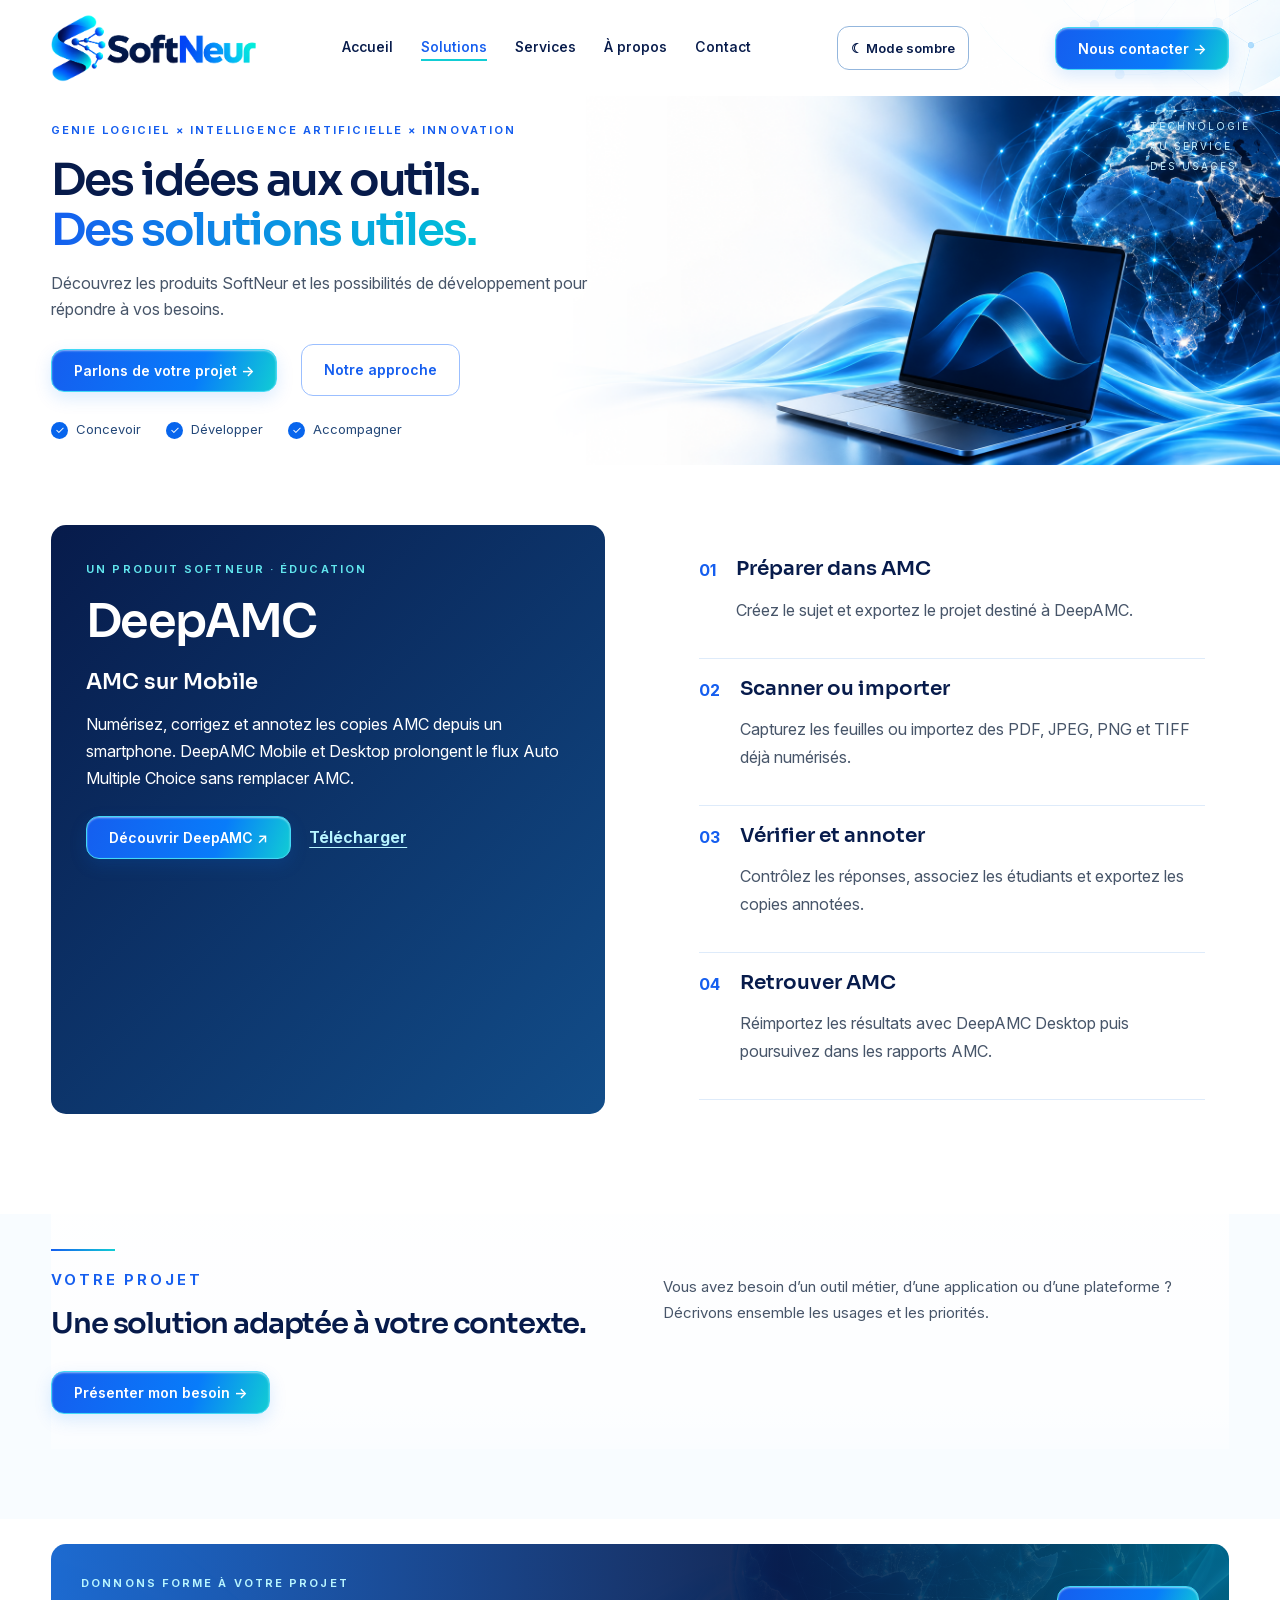
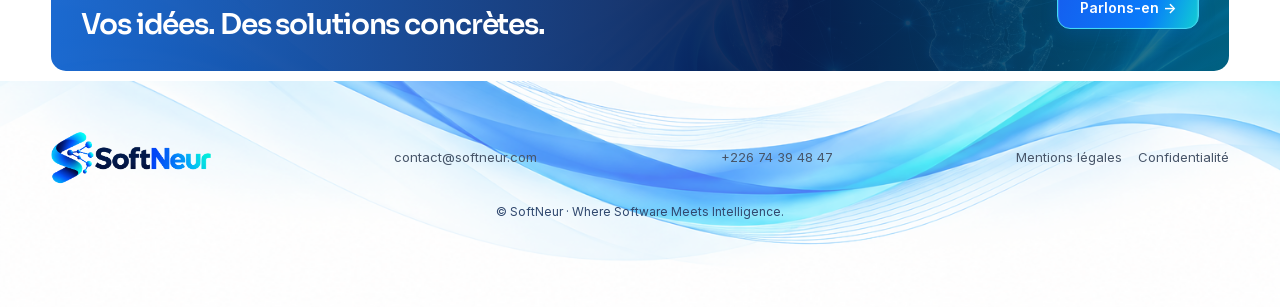
<file: site/solutions.html>
<!doctype html><html lang="fr"><head><meta charset="utf-8"><meta name="viewport" content="width=device-width,initial-scale=1"><title>Solutions — SoftNeur</title><meta name="description" content="SoftNeur, entreprise burkinabè de génie logiciel, applications mobiles, plateformes web et solutions numériques — Solutions."><meta name="theme-color" content="#071b4b"><link rel="canonical" href="https://softneur.com/solutions.html"><meta property="og:type" content="website"><meta property="og:site_name" content="SoftNeur"><meta property="og:title" content="Solutions — SoftNeur"><meta property="og:description" content="SoftNeur, entreprise burkinabè de génie logiciel, applications mobiles, plateformes web et solutions numériques — Solutions."><meta property="og:url" content="https://softneur.com/solutions.html"><link rel="stylesheet" href="assets/site.css?v=20261111c"><link rel="stylesheet" href="assets/multipage.css?v=20261111c"><script src="assets/contact.js?v=20261111c" defer></script><link rel="stylesheet" href="assets/mockup.css"><link rel="stylesheet" href="assets/brand-motifs.css"><link rel="stylesheet" href="assets/theme.css?v=20261111d"><script src="assets/theme.js?v=20261111d"></script></head><body><a class="skip" href="#contenu">Aller au contenu</a><header class="header wrap"><a href="index.html" aria-label="SoftNeur, accueil"><img class="logo" src="assets/softneur-logo-transparent.png" width="198" height="66" alt="SoftNeur"></a><nav aria-label="Navigation principale"><a href="index.html">Accueil</a><a href="solutions.html" aria-current="page">Solutions</a><a href="services.html">Services</a><a href="a-propos.html">À propos</a><a href="contact.html">Contact</a></nav><button class="theme-toggle" type="button" aria-label="Activer le mode sombre" aria-pressed="false" hidden>Mode sombre</button><a class="button" href="contact.html#message">Nous contacter →</a></header><main id="contenu"><section class="masthead compact"><div class="wrap mast-grid"><div><p class="eyebrow">GENIE LOGICIEL × INTELLIGENCE ARTIFICIELLE × INNOVATION</p><h1>Des idées aux outils.<br><em>Des solutions utiles.</em></h1><p class="intro">Découvrez les produits SoftNeur et les possibilités de développement pour répondre à vos besoins.</p><div class="actions"><a class="button" href="contact.html#message">Parlons de votre projet →</a><a class="outline-button" href="services.html#approche">Notre approche</a></div><div class="hero-disciplines"><span>Concevoir</span><span>Développer</span><span>Accompagner</span></div></div><div class="mast-art"><img src="assets/softneur-laptop.png" alt="" width="1254" height="1254"><span>TECHNOLOGIE<br>AU SERVICE<br>DES USAGES</span></div></div></section><section class="wrap product-showcase"><div><p class="eyebrow">UN PRODUIT SOFTNEUR · ÉDUCATION</p><h2>DeepAMC</h2><h3>AMC sur Mobile</h3><p>Numérisez, corrigez et annotez les copies AMC depuis un smartphone. DeepAMC Mobile et Desktop prolongent le flux Auto Multiple Choice sans remplacer AMC.</p><div class="product-actions"><a class="button" href="https://deepamc.app/">Découvrir DeepAMC ↗</a><a class="product-link" href="https://deepamc.app/telechargements/">Télécharger</a></div></div><div class="product-steps"><article><b>01</b><div><h3>Préparer dans AMC</h3><p>Créez le sujet et exportez le projet destiné à DeepAMC.</p></div></article><article><b>02</b><div><h3>Scanner ou importer</h3><p>Capturez les feuilles ou importez des PDF, JPEG, PNG et TIFF déjà numérisés.</p></div></article><article><b>03</b><div><h3>Vérifier et annoter</h3><p>Contrôlez les réponses, associez les étudiants et exportez les copies annotées.</p></div></article><article><b>04</b><div><h3>Retrouver AMC</h3><p>Réimportez les résultats avec DeepAMC Desktop puis poursuivez dans les rapports AMC.</p></div></article></div></section><section class="pale"><div class="wrap section"><div class="section-title"><div><p class="eyebrow">VOTRE PROJET</p><h2>Une solution adaptée à votre contexte.</h2></div><p>Vous avez besoin d’un outil métier, d’une application ou d’une plateforme ? Décrivons ensemble les usages et les priorités.</p></div><a class="button" href="contact.html#message">Présenter mon besoin →</a></div></section></main><section class="wrap closing"><div><p class="eyebrow">DONNONS FORME À VOTRE PROJET</p><h2>Vos idées. Des solutions concrètes.</h2></div><a class="button" href="contact.html#message">Parlons-en →</a></section><footer class="wrap footer"><a href="index.html"><img class="logo" src="assets/softneur-logo-transparent.png" width="160" height="53" alt="SoftNeur"></a><a href="mailto:contact@softneur.com">contact@softneur.com</a><a href="tel:+22674394847">+226 74 39 48 47</a><nav class="legal-links" aria-label="Informations légales"><a href="mentions-legales.html">Mentions légales</a><a href="confidentialite.html">Confidentialité</a></nav><p>© SoftNeur · Where Software Meets Intelligence.</p></footer></body></html>
</file>
<file: site/assets/site.css>
@font-face{font-family:Sora;src:url('fonts/Sora-Regular.woff2') format('woff2');font-weight:400;font-display:swap}@font-face{font-family:Sora;src:url('fonts/Sora-SemiBold.woff2') format('woff2');font-weight:600;font-display:swap}@font-face{font-family:Inter;src:url('fonts/InterVariable.woff2') format('woff2');font-weight:100 900;font-display:swap}
:root{--navy:#071b4b;--blue:#155eef;--cyan:#11cdd4;--muted:#475569;--cloud:#f8fafc}*{box-sizing:border-box}html{scroll-behavior:smooth;scroll-padding-top:30px}body{margin:0;background:var(--cloud);color:var(--navy);font:16px/1.7 Inter,Arial,sans-serif}a{color:inherit;text-decoration:none}a:focus-visible{outline:3px solid var(--blue);outline-offset:6px}img{max-width:100%;height:auto}.wrap{width:min(1240px,90%);margin:auto}.header{display:flex;align-items:center;justify-content:space-between;gap:24px;padding:25px 0}.logo{display:block}.header nav{display:flex;gap:32px;font-size:14px;font-weight:550}.header nav a:hover,.text-link:hover{color:var(--blue)}.nav-cta{border-bottom:1px solid var(--navy);font-size:14px;padding:8px 0}.nav-cta span{margin-left:16px}.hero{display:grid;grid-template-columns:1.1fr 1fr;gap:65px;align-items:center;padding:75px 0 85px}.eyebrow{font-size:12px;letter-spacing:.15em;font-weight:650;color:var(--blue);margin:0 0 25px}h1,h2,h3{font-family:Sora,Arial,sans-serif;font-weight:600;line-height:1.18}h1{font-size:clamp(38px,4.25vw,64px);letter-spacing:-.055em;margin:0 0 28px}h1 span{color:var(--blue)}.intro{font-size:18px;line-height:1.8;color:var(--muted)}.hero-copy>.intro{max-width:560px}.actions{display:flex;flex-wrap:wrap;align-items:center;gap:24px;margin:32px 0}.button{display:inline-flex;gap:26px;align-items:center;background:var(--blue);color:white;padding:15px 22px;border-radius:7px;font-size:14px;font-weight:600;transition:background .2s}.button:hover{background:var(--navy)}.text-link{font-size:14px;font-weight:600}.slogan{font-size:13px;letter-spacing:.03em;color:var(--muted);margin-top:40px}.brand-panel{min-height:465px;border-radius:12px;border:1px solid #d8e5f4;display:flex;flex-direction:column;justify-content:space-between;padding:30px;background:linear-gradient(140deg,#edf5ff,#fff 55%,#d5f7f8);position:relative;overflow:hidden}.panel-label{font-size:11px;letter-spacing:.18em;color:#475569}.brand-image{padding:45px 0}.panel-bottom{display:flex;justify-content:space-between;font-size:13px;letter-spacing:.17em;line-height:1.8}.edition{text-align:right;font-size:10px;align-self:end}.principles{border-block:1px solid #dce3ed;background:white}.principles>.wrap{display:flex;justify-content:space-between;gap:24px;padding:22px 0;font-size:14px;color:var(--muted)}.section{padding:100px 0}.section-heading{max-width:650px}h2{font-size:clamp(28px,3vw,42px);letter-spacing:-.04em;margin:0 0 22px}.section-heading>p:last-child{color:var(--muted);max-width:530px}.expertises{display:grid;grid-template-columns:repeat(3,1fr);gap:36px;margin-top:48px}.expertises article{border-top:2px solid #cddbf0;padding:25px 0}.number{font:400 14px Sora;color:var(--blue)}h3{font-size:21px;margin:25px 0 16px}.expertises p{color:var(--muted)}.tag{display:block;font-size:10px;letter-spacing:.13em;margin-top:28px;color:var(--blue)}.product-section{background:var(--navy);color:white;padding:75px 0 85px}.product-section .eyebrow{color:var(--cyan)}.product{display:grid;grid-template-columns:1fr 1fr;gap:100px}.product-kicker{font-size:12px;letter-spacing:.12em;color:#b4c6e5}.product h2{font-size:64px;margin:20px 0 4px}.product h2 span{color:var(--cyan)}.product-subtitle{font-size:25px;margin:0 0 24px}.product p:not(.product-subtitle){color:#c7d5ee}.light{background:white;color:var(--navy);margin-top:20px}.light:hover{background:#d9f7fa}.product-features>div{display:flex;gap:25px;border-top:1px solid #314568;padding:23px 0}.product-features>div>span{color:var(--cyan);font-size:13px;margin-top:4px}.product-features h3{margin:0;font-size:19px}.product-features p{margin-bottom:0;font-size:15px}.about{display:grid;grid-template-columns:1fr 1fr;gap:100px}.about p{color:var(--muted);margin-top:0}.about .eyebrow{color:var(--blue)}.about-signature{border-left:3px solid var(--cyan);padding-left:20px;margin-top:30px!important}.footer{border-top:1px solid #dce3ed;padding:28px 0;display:flex;align-items:center;justify-content:space-between;gap:25px}.footer p,.footer a{font-size:13px;color:var(--muted)}.skip{position:absolute;left:16px;top:-100px;background:white;padding:10px;z-index:5}.skip:focus{top:10px}@media(max-width:900px){.hero{gap:30px}.brand-panel{min-height:390px;padding:24px}.product,.about{gap:40px}.header nav{gap:18px}.nav-cta{display:none}}@media(max-width:650px){.header{flex-wrap:wrap;gap:15px}.header .logo{width:160px}.header nav{width:100%;justify-content:space-between;font-size:14px}.hero{grid-template-columns:1fr;padding:45px 0}.hero h1{font-size:clamp(36px,9.5vw,56px)}.brand-panel{min-height:280px}.brand-image{max-width:360px;align-self:center;padding:25px 0}.section{padding:60px 0}.expertises,.product,.about{grid-template-columns:1fr;gap:20px}.principles>.wrap{flex-direction:column;gap:5px;padding:18px 0}.product-section{padding:55px 0}.product h2{font-size:50px}.product-features{margin-top:25px}.footer{flex-wrap:wrap}.footer p{width:100%;order:3;margin:0}.eyebrow{font-size:11px}.actions{gap:20px}}@media(prefers-reduced-motion:reduce){html{scroll-behavior:auto}*{transition:none!important}}
</file>
<file: site/assets/multipage.css>
body{background:#fff}.header{padding-block:20px;gap:20px}.header nav{gap:22px}.header nav a[aria-current]{color:var(--blue);border-bottom:2px solid var(--cyan)}.button{border:1px solid #41d9f6;border-radius:15px;background:linear-gradient(110deg,#155eef,#087cfa 65%,#11cdd4);box-shadow:0 5px 20px #155eef20;cursor:pointer;font:600 14px Inter,sans-serif}.outline-button{border:1px solid #9bbfff;border-radius:12px;padding:13px 22px;color:var(--blue);font-size:14px;font-weight:600}.masthead{overflow:hidden;background:linear-gradient(115deg,#fff 25%,#f0f9ff 70%,#d7edff)}.mast-grid{display:grid;grid-template-columns:1.15fr 1fr;align-items:center;gap:30px;min-height:490px}.mast-grid>div:first-child{padding-block:45px;z-index:1}.masthead h1{font-size:clamp(34px,3.7vw,54px);letter-spacing:-.045em}.masthead h1 em{font-style:normal;background:linear-gradient(100deg,#155eef,#00c2d8);background-clip:text;color:transparent}.masthead .intro{max-width:640px;font-size:17px;line-height:1.65}.mast-art{align-self:stretch;position:relative;display:flex;align-items:center}.mast-art img{width:100%;max-height:480px;object-fit:cover;object-position:center;mix-blend-mode:multiply;mask-image:linear-gradient(90deg,transparent,#000 20%)}.mast-art span{position:absolute;right:0;bottom:25px;font-size:11px;letter-spacing:.2em;color:#071b4b}.hero-disciplines{display:flex;gap:25px;font-size:13px;color:#244879}.hero-disciplines span:before{content:'✓';color:#155eef;margin-right:8px}.compact .mast-grid{min-height:350px}.compact .mast-art img{max-height:350px}.compact .mast-grid>div:first-child{padding-block:25px}.section{padding-block:55px}.section-title{display:grid;grid-template-columns:1fr 1fr;gap:45px;align-items:center;margin-bottom:25px}.section-title h2{font-size:30px}.section-title>p{color:var(--muted)}.eyebrow{font-size:11px;letter-spacing:.19em;margin-bottom:15px}.service-grid{display:grid;grid-template-columns:repeat(4,1fr);gap:16px}.service-card{border:1px solid #deebfa;border-radius:14px;background:linear-gradient(130deg,#fff,#fbfdff);padding:22px 18px;box-shadow:0 8px 20px #071b4b03}.service-icon{display:inline-flex;align-items:center;justify-content:center;width:48px;height:48px;border-radius:50%;background:#e6f5ff;color:#0067ff;font:600 25px Inter}.service-card h3{font-size:17px;margin:16px 0 10px;line-height:1.35}.service-card p{font-size:14px;line-height:1.7;color:var(--muted)}.service-card a{font-size:14px;color:var(--blue);font-weight:600}.pale{background:#f1f9ff}.process{list-style:none;padding:0;display:grid;grid-template-columns:repeat(6,1fr);gap:20px}.process b{display:inline-block;color:var(--blue);background:#e0f2ff;padding:10px 18px;border-radius:50%}.process h3{font-size:16px;margin-top:15px}.process p{font-size:14px;color:var(--muted)}.product-showcase{padding-block:60px;display:grid;grid-template-columns:1fr 1fr;gap:70px}.product-showcase>div:first-child{padding:35px;border-radius:15px;background:linear-gradient(135deg,#071b4b,#124d89);color:#fff}.product-showcase .eyebrow{color:#61e5ed}.product-showcase h2{font-size:46px}.product-showcase h3{margin-top:0}.product-steps article{display:flex;gap:20px;padding:18px 0;border-bottom:1px solid #deebfa}.product-steps b{color:var(--blue)}.product-steps h3{font-size:20px}.product-steps p{color:var(--muted)}.values{display:grid;grid-template-columns:repeat(3,1fr);gap:20px}.values article{border:1px solid #deebfa;border-radius:12px;padding:26px}.values h3{margin-top:0}.values p{color:var(--muted)}.closing{padding:30px;margin:25px auto;background:linear-gradient(115deg,#155eef,#071b4b 65%,#087d9c);border-radius:15px;color:#fff;display:flex;align-items:center;justify-content:space-between;gap:25px}.closing .eyebrow{color:#b8f5ff}.closing h2{font-size:27px;margin:0}.closing .button{flex-shrink:0}.footer{flex-wrap:wrap}.footer p{width:100%;text-align:center;font-size:12px}.contact-grid{display:grid;grid-template-columns:1.4fr 1fr;gap:24px}.contact-card{border:1px solid #deebfa;padding:30px;border-radius:16px}.contact-card h2{font-size:26px}.contact-card p{color:var(--muted);font-size:15px}.form-grid{display:grid;grid-template-columns:1fr 1fr;gap:20px;margin-block:25px}label{display:flex;flex-direction:column;font-size:14px;gap:7px}.full{grid-column:1/-1}input,select,textarea{font:inherit;padding:12px;border:1px solid #b9cfe9;border-radius:6px;background:#fff;color:var(--navy);width:100%}textarea{resize:vertical}input:focus,select:focus,textarea:focus{outline:2px solid var(--blue);outline-offset:2px}.contact-line{margin:28px 0;display:flex;flex-direction:column;gap:5px}.contact-line span{font-size:14px}.contact-line a{color:var(--blue);overflow-wrap:anywhere}.contact-note{background:#edf8ff;padding:20px;border-radius:10px}.contact-note h3{font-size:18px;margin:0}.copy-button{padding:10px;border:1px solid #abc7ef;background:#fff;color:var(--blue);border-radius:5px;cursor:pointer}.faq{display:grid;grid-template-columns:1fr 1fr;gap:15px}details{padding:15px;background:#fff;border:1px solid #deebfa;border-radius:8px}summary{cursor:pointer;font-weight:600;font-size:15px}details p{font-size:15px;color:var(--muted)}
.product-actions{display:flex;align-items:center;gap:18px;flex-wrap:wrap;margin-top:24px}.product-link{color:#b8f5ff;font-weight:650;text-decoration:underline;text-underline-offset:4px}.identity-grid{display:grid;grid-template-columns:repeat(3,1fr);gap:16px}.identity-grid>div{display:flex;flex-direction:column;gap:7px;padding:22px;border:1px solid #cfe5f8;border-radius:12px;background:#fff}.identity-grid span{color:var(--muted);font-size:13px}.identity-grid strong{color:var(--navy);line-height:1.45}.identity-grid a{color:var(--blue)}.privacy-note{font-size:12px!important;line-height:1.5}.privacy-note a{color:var(--blue)}
.legal-links{display:flex;gap:16px;flex-wrap:wrap}.legal-links a{font-size:13px;color:var(--muted)}.legal-page{padding-block:70px;max-width:900px}.legal-page h1{font-size:clamp(36px,5vw,58px);margin-bottom:14px}.legal-page h2{font-size:23px;margin-top:42px}.legal-page p,.legal-page dd{color:var(--muted);line-height:1.75}.legal-lead{font-size:18px;max-width:760px}.legal-page dl{display:grid;grid-template-columns:1fr 1fr;gap:14px}.legal-page dl div{padding:18px;border:1px solid #deebfa;border-radius:10px}.legal-page dt{font-size:13px;color:var(--muted);margin-bottom:6px}.legal-page dd{margin:0;color:var(--navy);font-weight:600}.legal-page a{color:var(--blue)}.legal-update{margin-top:44px;font-size:13px}
@media(max-width:1000px){.service-grid{grid-template-columns:repeat(2,1fr)}.header>.button{display:none}.process{grid-template-columns:repeat(3,1fr)}.masthead h1{font-size:38px}.header nav{gap:16px}.identity-grid{grid-template-columns:1fr}}
@media(max-width:650px){.header nav{width:100%;overflow:visible;justify-content:center;flex-wrap:wrap;padding-bottom:4px;gap:10px 18px;font-size:13px}.mast-grid,.section-title,.product-showcase,.values,.contact-grid,.faq{grid-template-columns:1fr;gap:20px}.mast-grid{min-height:0}.masthead h1{font-size:35px}.mast-art{max-height:250px;overflow:hidden}.mast-art img{max-height:300px;object-fit:contain;mask-image:none}.mast-art span{right:12px;bottom:12px}.mast-grid>div:first-child{padding-top:30px;padding-bottom:0}.service-grid{grid-template-columns:1fr}.service-card{display:flex;gap:15px}.service-icon{flex-shrink:0}.service-card h3{margin-top:0}.process{grid-template-columns:repeat(2,1fr)}.closing{flex-direction:column;align-items:flex-start}.form-grid{grid-template-columns:1fr}.contact-card{padding:20px}.section{padding-block:35px}.product-showcase{padding-block:35px}.header .logo{width:170px}.hero-disciplines{gap:12px;font-size:12px}.legal-page{padding-block:42px}.legal-page dl{grid-template-columns:1fr}.footer{align-items:flex-start}.legal-links{width:100%}}
</file>
<file: site/assets/mockup.css>
/* Refined layout following supplied multi-page mockups. */
.wrap{width:min(1280px,92%)}.header{min-height:90px;padding-block:14px}.header nav{font-size:14px;gap:28px}.header .logo{width:205px}.header .button{min-width:170px;justify-content:center}.masthead{position:relative;background:#fff}.mast-grid{position:relative;min-height:435px;grid-template-columns:1.05fr 1fr;gap:0}.mast-grid>div:first-child{padding:30px 0;max-width:660px}.masthead h1{font-size:clamp(34px,3.55vw,51px);margin-bottom:16px;line-height:1.1}.masthead .intro{font-size:16px;line-height:1.6;max-width:565px}.masthead .actions{margin:22px 0}.mast-art{position:absolute;inset:0 calc((100vw - 100%)/-2) 0 42%;z-index:0;pointer-events:none;overflow:hidden}.mast-art img{height:100%;width:100%;max-height:none!important;object-fit:cover;object-position:center;mix-blend-mode:normal;mask-image:linear-gradient(90deg,transparent,#000 22%)}.mast-art span{color:#c3efff;right:30px;top:20px;bottom:auto;line-height:2;font-size:10px}.compact .mast-grid{min-height:330px}.compact .mast-grid>div:first-child{padding-block:25px}.masthead .hero-disciplines{margin-top:20px}.masthead .hero-disciplines span:before{display:inline-block;background:#0765ed;color:#fff;border-radius:50%;width:17px;height:17px;text-align:center;line-height:17px;font-size:11px}.capability-strip{display:grid;grid-template-columns:repeat(5,1fr);padding-block:25px;gap:18px}.capability-strip>a{display:flex;align-items:center;gap:12px;font-size:14px;font-weight:600;border-right:1px solid #c6def9}.capability-strip>a:last-child{border:0}.service-icon{width:52px;height:52px;flex-shrink:0;background:linear-gradient(130deg,#e0edff,#e4fbfc)}.service-icon svg{width:29px;height:29px}.section{padding-block:35px}.section-title{margin-bottom:20px}.section-title h2{font-size:29px;line-height:1.16;margin-bottom:10px}.section-title p{font-size:15px}.service-grid{gap:14px}.service-card{display:flex;align-items:flex-start;gap:16px;padding:23px 18px}.service-card h3{font-size:16px;margin:2px 0 10px}.service-card p{font-size:14px;margin:0 0 12px;line-height:1.55}.service-card a{font-size:13px}.service-card .service-icon{width:44px;height:44px}.service-card .service-icon svg{width:26px;height:26px}.button{border-radius:13px;padding:12px 22px;box-shadow:inset 0 1px 2px #fff8,0 6px 17px #0078fa25}.process{margin-top:24px}.process li{text-align:center;position:relative}.process li:not(:last-child):after{content:'→';position:absolute;right:-14px;top:18px;color:#159bff}.process h3{line-height:1.3}.closing{background:linear-gradient(90deg,#075ccce8,#071b4bef 62%,#006b87d9),url('softneur-globe.png') center 58%/cover;min-height:95px}.closing h2{font-size:28px}.contact-grid{padding-top:20px;gap:18px;grid-template-columns:1.4fr 1fr}.contact-card{padding:26px;box-shadow:0 7px 24px #087cfa05;background:linear-gradient(145deg,#fff,#fbfdff)}.contact-card h2{font-size:25px}.contact-card .form-grid{gap:16px}input,select,textarea{padding:9px 11px;font-size:15px}.contact-line{padding-left:18px;border-left:3px solid #11cdd4}.contact-note{margin-top:25px}.faq{gap:10px}.faq details{padding:12px 16px}.footer{border-top:0;padding-block:15px;gap:18px}.footer p{margin:0}.values article{background:linear-gradient(145deg,#fff,#f8fcff)}
@media(min-width:1500px){.mast-grid{min-height:490px}}
@media(max-width:1050px){.service-grid{grid-template-columns:repeat(2,1fr)}.header nav{gap:18px}.mast-art{left:45%;opacity:.9}.mast-grid>div:first-child{max-width:56%}.mast-grid{display:block}.masthead h1{font-size:39px}.capability-strip{gap:8px}.capability-strip>a{font-size:12px;gap:6px}.capability-strip .service-icon{width:38px;height:38px}.process li:nth-child(3):after{display:none}}
@media(max-width:650px){.header{min-height:0}.header nav{gap:22px;width:100%;font-size:14px}.header .logo{width:180px}.mast-grid>div:first-child{max-width:100%;padding-top:28px}.mast-grid{display:flex;flex-direction:column}.mast-art{position:relative;inset:auto;width:100vw;height:245px;max-height:none;opacity:1;margin:0 calc((100vw - 100%)/-2)}.mast-art img{object-fit:cover;mask-image:none}.mast-art span{right:20px;top:15px;font-size:9px}.masthead h1{font-size:36px}.compact .mast-grid>div:first-child{padding-top:25px}.capability-strip{display:flex;overflow-x:auto;padding-block:16px}.capability-strip>a{min-width:145px;font-size:13px}.service-grid{grid-template-columns:1fr}.service-card{padding:22px}.service-card h3{font-size:18px}.service-card p,.service-card a{font-size:14px}.contact-grid{grid-template-columns:1fr}.process li:nth-child(3):after{display:block}.process li:nth-child(even):after{display:none}.section-title h2{font-size:27px}.closing{padding:25px}.closing h2{font-size:25px}.masthead .hero-disciplines{margin-bottom:5px}.footer>a{font-size:14px}}
</file>
<file: site/assets/brand-motifs.css>
/* Motifs décoratifs sans texte inspirés du Brand Book SoftNeur. */
body{background:#fff}
body:before{content:'';position:absolute;top:0;right:0;width:300px;height:210px;pointer-events:none;background:url('softneur-brand-motifs.png') right top/800px auto no-repeat;opacity:.6}
.header{position:relative;background:rgba(255,255,255,.72)}
main>.section{position:relative;isolation:isolate}
main>.section:before{content:none}
.pale{background:#f8fcff;padding-bottom:70px}
.pale .section{background:linear-gradient(180deg,#ffffffd9,#ffffffb8 80%,#ffffff50)}
.service-card,.values article,.contact-card{background:rgba(255,255,255,.95)}
.section-title .eyebrow:before{content:'';display:block;width:64px;height:2px;background:linear-gradient(90deg,#155eef,#11cdd4);margin-bottom:16px}
.product-showcase{position:relative;isolation:isolate;padding-bottom:100px}
.product-showcase:before{content:none}
.product-steps{background:rgba(255,255,255,.88);border-radius:16px;padding:14px 24px}
.footer{position:relative;isolation:isolate;padding-top:35px;padding-bottom:85px;min-height:210px}
.footer:before{content:'';position:absolute;inset:-15px calc((100vw - 100%)/-2) 0;z-index:-1;pointer-events:none;background:url('softneur-brand-motifs.png') center bottom/cover no-repeat;opacity:.7}
.footer a,.footer p{position:relative}.footer p{color:#31496f}
@media(max-width:650px){.pale{padding-bottom:35px}.product-showcase{padding-bottom:60px}.product-steps{padding:12px 18px}.footer{padding-bottom:65px}.footer:before{background-size:auto 100%;background-position:center bottom}body:before{width:210px;height:155px;background-size:600px auto;opacity:.4}.header{background:#ffffffeb}}
</file>
<file: site/assets/theme.css>
.theme-toggle{flex-shrink:0;min-height:44px;padding:9px 13px;border:1px solid #93b6dd;border-radius:12px;background:#fff;color:#071b4b;font:600 13px Inter,sans-serif;cursor:pointer}
.theme-toggle[hidden]{display:none}.theme-toggle:focus-visible{outline:3px solid #159bff;outline-offset:4px}
html[data-theme="dark"]{color-scheme:dark;--navy:#e9f1ff;--muted:#b8c8dc;--blue:#7fb9ff;--cloud:#091426}
html[data-theme="dark"] body{background:#091426;color:#e9f1ff}
html[data-theme="dark"] .header,html[data-theme="dark"] .masthead{background:#091426}
html[data-theme="dark"] .service-card,html[data-theme="dark"] .values article,html[data-theme="dark"] .contact-card,html[data-theme="dark"] .product-steps,html[data-theme="dark"] details{background:#122139;border-color:#334b68}
html[data-theme="dark"] .identity-grid>div,html[data-theme="dark"] .legal-page dl div{background:#122139;border-color:#334b68}
html[data-theme="dark"] .identity-grid strong,html[data-theme="dark"] .legal-page dd{color:#e9f1ff}
html[data-theme="dark"] .pale,html[data-theme="dark"] .pale .section{background:#0d1b30}
html[data-theme="dark"] .contact-note{background:#19304b}
html[data-theme="dark"] input,html[data-theme="dark"] select,html[data-theme="dark"] textarea,html[data-theme="dark"] .copy-button,html[data-theme="dark"] .theme-toggle{background:#0d1b30;color:#e9f1ff;border-color:#6583a7}
html[data-theme="dark"] .hero-disciplines,html[data-theme="dark"] .footer p{color:#bccde4}
html[data-theme="dark"] .service-icon,html[data-theme="dark"] .process b{background:#203c5c;color:#81c7ff}
html[data-theme="dark"] .masthead h1 em{background-image:linear-gradient(100deg,#86bcff,#45e2eb)}
html[data-theme="dark"] .mast-art{background:radial-gradient(circle at 78% 48%,#0f3762 0,#0b223d 35%,#091426 72%)}
html[data-theme="dark"] .mast-art img{mix-blend-mode:multiply;filter:brightness(1.35) contrast(1.08) saturate(1.22);opacity:.96}
html[data-theme="dark"] .mast-art:after{content:"";position:absolute;inset:0;pointer-events:none;background:linear-gradient(90deg,#091426 0,transparent 32%,transparent 82%,#09142655 100%)}
html[data-theme="dark"] .mast-art span{z-index:1;color:#a7e9ff;text-shadow:0 1px 10px #00142b}
html[data-theme="dark"] .logo{background:transparent;border-radius:0;padding:0;filter:none;mix-blend-mode:normal}
html[data-theme="dark"] body:before,html[data-theme="dark"] .footer:before{opacity:.13;mix-blend-mode:screen}
html[data-theme="dark"] .skip{background:#122139;color:#fff}
html[data-theme="dark"] .button{color:#fff;background:linear-gradient(110deg,#155eef,#075bba);border-color:#65bfff}
html[data-theme="dark"] .button:hover{background:#164fa1}
@media(max-width:1150px){.header{flex-wrap:wrap}.header>.button{display:none}}
@media(max-width:650px){.header nav{order:3}.theme-toggle{margin-left:auto}html[data-theme="dark"] .mast-art:after{background:linear-gradient(180deg,#091426 0,transparent 18%,transparent 82%,#091426 100%)}}
</file>
